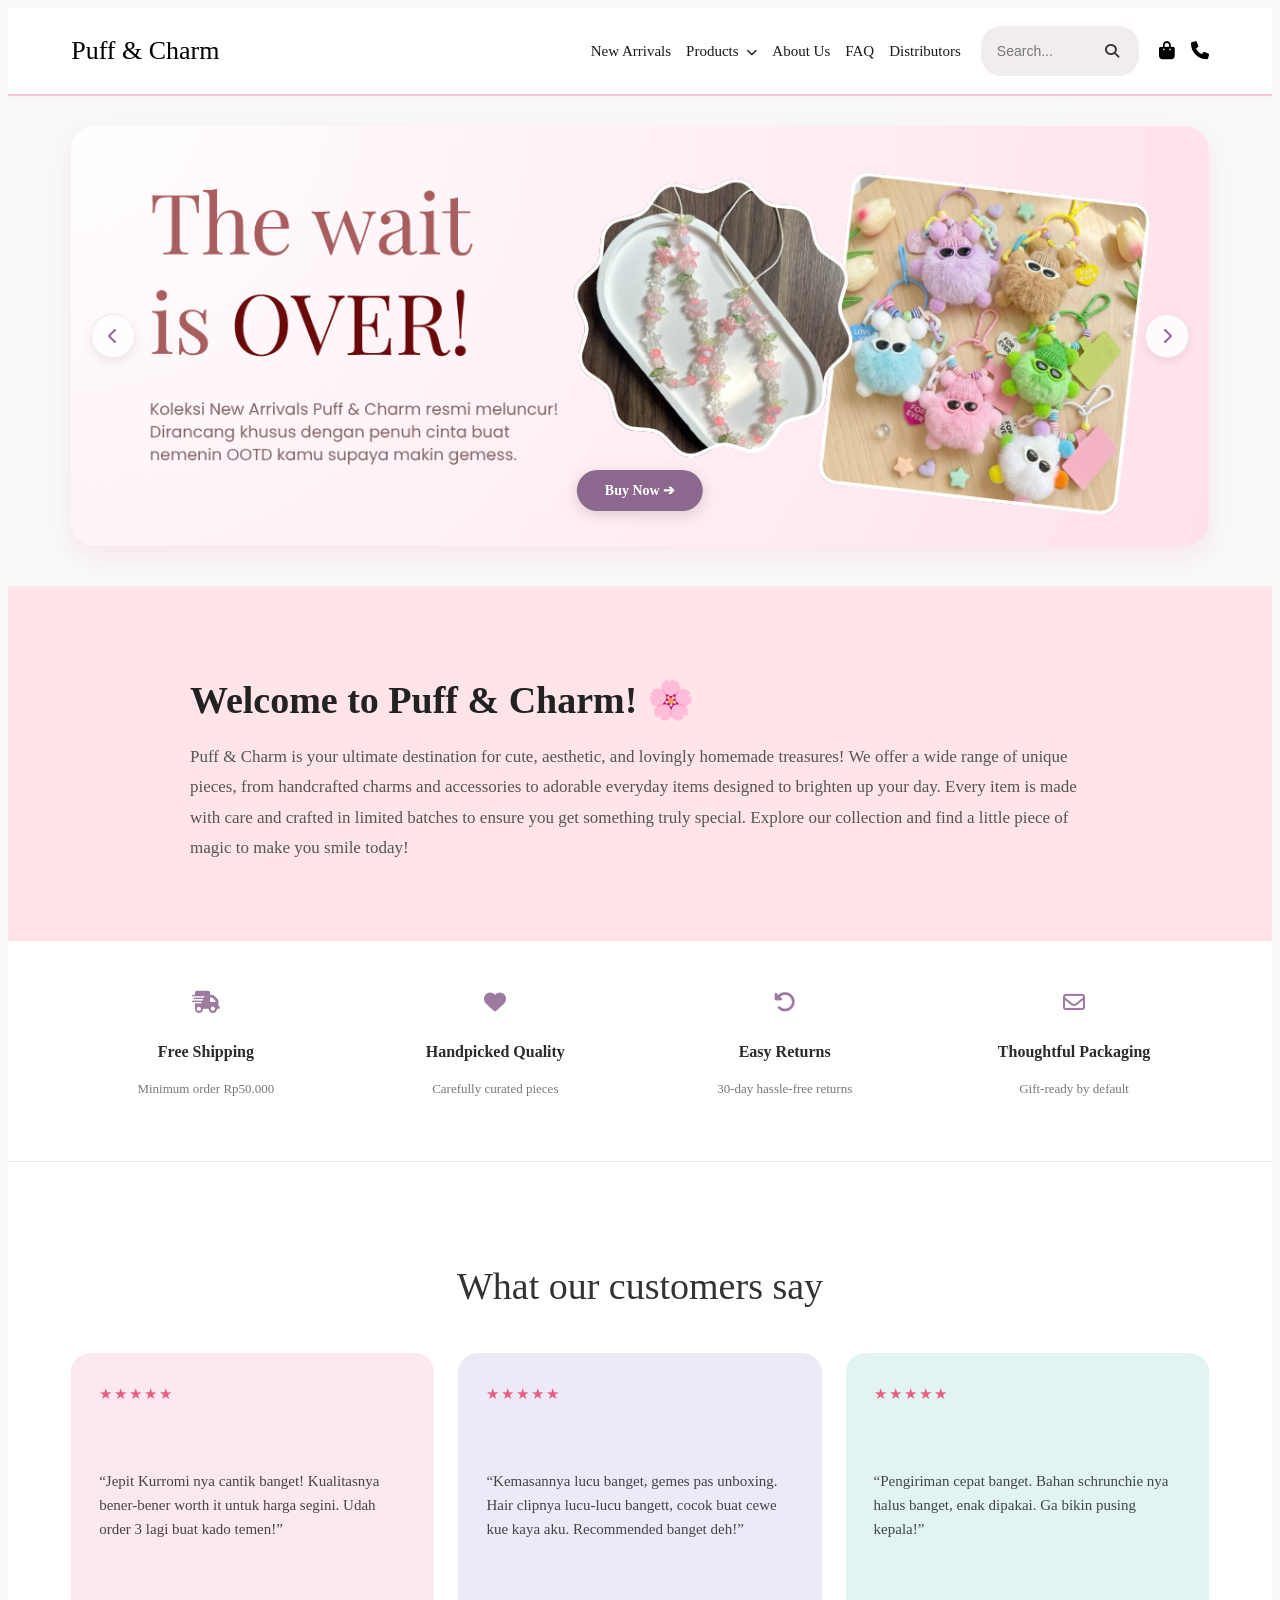
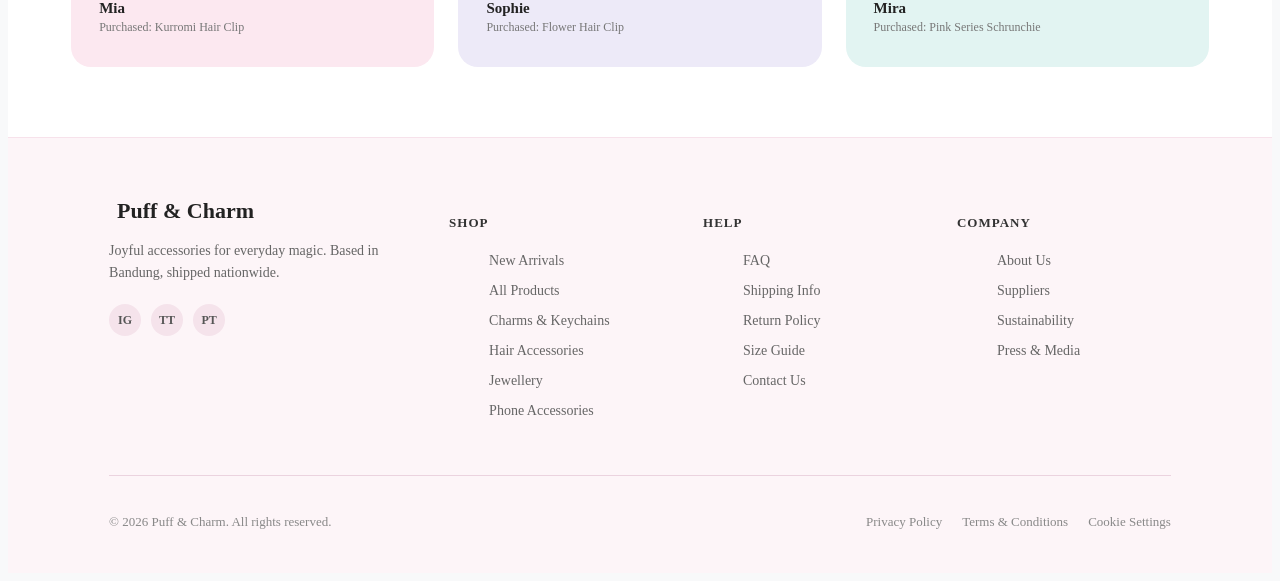
<file: index.html>
<!doctype html>
<html lang="en">
  <head>
    <meta charset="UTF-8" />
    <meta name="viewport" content="width=device-width, initial-scale=1.0" />
    <title>Puff & Charm</title>
    <link
      rel="stylesheet"
      href="https://cdnjs.cloudflare.com/ajax/libs/font-awesome/6.4.0/css/all.min.css"
    />
    <link rel="stylesheet" href="style1.css" />
  </head>
  <body>
    <header class="navbar">
      <a href="index.html" class="brand">Puff & Charm</a>
      <div class="nav-right">
        <ul class="nav-links">
          <li><a href="new.html">New Arrivals</a></li>
          <li class="dropdown">
            <a href="products.html"
              >Products <i class="fa-solid fa-chevron-down dropdown-icon"></i
            ></a>
            <ul class="dropdown-menu">
              <li><a href="products.html">All Products</a></li>
              <li>
                <a href="products.html?category=charms">Charms & Keychains</a>
              </li>
              <li>
                <a href="products.html?category=hair">Hair Accessories</a>
              </li>
              <li><a href="products.html?category=jewellery">Jewellery</a></li>
              <li>
                <a href="products.html?category=phone">Phone Accessories</a>
              </li>
            </ul>
          </li>
          <li><a href="about.html">About Us</a></li>
          <li><a href="faq.html">FAQ</a></li>
          <li><a href="distributors.html">Distributors</a></li>
        </ul>

        <div class="search-box">
          <input type="text" placeholder="Search..." />
          <button type="submit">
            <i class="fa-solid fa-magnifying-glass"></i>
          </button>
        </div>

        <div class="icons">
          <a href="cart.html" title="Shopping Bag"
            ><i class="fa-solid fa-bag-shopping"></i
          ></a>
          <a href="contact.html" title="Contact Us"
            ><i class="fa-solid fa-phone"></i
          ></a>
        </div>
      </div>
    </header>

    <section>
    <div class="banner-container">
    <button class="slider-arrow arrow-left" onclick="document.querySelector('.banner-slider').scrollBy({left: -600, behavior: 'smooth'})">
      <i class="fa-solid fa-chevron-left"></i>
    </button>
      
    <div class="banner-slider">
      <div class="slide">
        <img src="ads1.png" alt="Promo1" />
        <div class="banner-caption">
        <a href="new.html" class="banner-buy-btn">Buy Now ➔</a>
      </div>
    </div>
      
    <div class="slide">
        <img src="ads2.png" alt="Promo2" />
        <div class="banner-caption">
        <a href="new.html" class="banner-buy-btn">Buy Now ➔</a>
      </div>
    </div>
    </div>

    <button class="slider-arrow arrow-right" onclick="document.querySelector('.banner-slider').scrollBy({left: 600, behavior: 'smooth'})">
       <i class="fa-solid fa-chevron-right"></i>
    </button>
    </div>
    </section>
      
    <section class="about-section">
      <div class="about-container">
        <h2>Welcome to Puff & Charm! 🌸</h2>
        <p>
          Puff & Charm is your ultimate destination for cute, aesthetic, and
          lovingly homemade treasures! We offer a wide range of unique pieces,
          from handcrafted charms and accessories to adorable everyday items
          designed to brighten up your day. Every item is made with care and
          crafted in limited batches to ensure you get something truly special.
          Explore our collection and find a little piece of magic to make you
          smile today!
        </p>
      </div>
    </section>

    <section class="features-section">
      <div class="features-container">
        <div class="feature-item">
          <i class="fa-solid fa-truck-fast feature-icon"></i>
          <h3>Free Shipping</h3>
          <p>Minimum order Rp50.000</p>
        </div>
        <div class="feature-item">
          <i class="fa-solid fa-heart feature-icon"></i>
          <h3>Handpicked Quality</h3>
          <p>Carefully curated pieces</p>
        </div>
        <div class="feature-item">
          <i class="fa-solid fa-rotate-left feature-icon"></i>
          <h3>Easy Returns</h3>
          <p>30-day hassle-free returns</p>
        </div>
        <div class="feature-item">
          <i class="fa-regular fa-envelope feature-icon"></i>
          <h3>Thoughtful Packaging</h3>
          <p>Gift-ready by default</p>
        </div>
      </div>
    </section>

    <section class="testimonials-section">
      <h2 class="testimonials-title">What our customers say</h2>

      <div class="testimonials-container">
        <div class="testimonial-card card-pink">
          <div class="stars">★★★★★</div>
          <p class="review-text">
            “Jepit Kurromi nya cantik banget! Kualitasnya bener-bener worth it
            untuk harga segini. Udah order 3 lagi buat kado temen!”
          </p>
          <div class="reviewer-info">
            <strong>Mia</strong>
            <span>Purchased: Kurromi Hair Clip</span>
          </div>
        </div>

        <div class="testimonial-card card-purple">
          <div class="stars">★★★★★</div>
          <p class="review-text">
            “Kemasannya lucu banget, gemes pas unboxing. Hair clipnya lucu-lucu
            bangett, cocok buat cewe kue kaya aku. Recommended banget deh!”
          </p>
          <div class="reviewer-info">
            <strong>Sophie</strong>
            <span>Purchased: Flower Hair Clip</span>
          </div>
        </div>

        <div class="testimonial-card card-mint">
          <div class="stars">★★★★★</div>
          <p class="review-text">
            “Pengiriman cepat banget. Bahan schrunchie nya halus banget, enak
            dipakai. Ga bikin pusing kepala!”
          </p>
          <div class="reviewer-info">
            <strong>Mira</strong>
            <span>Purchased: Pink Series Schrunchie</span>
          </div>
        </div>
      </div>
    </section>

    <footer class="footer">
      <div class="footer-container">
        <div class="footer-brand">
          <a href="#" class="footer-logo">
            <i class="fa-solid fa-flower"></i> Puff & Charm
          </a>
          <p class="footer-desc">
            Joyful accessories for everyday magic. Based in Bandung, shipped
            nationwide.
          </p>
          <div class="social-links">
            <a href="#" class="social-icon">IG</a>
            <a href="#" class="social-icon">TT</a>
            <a href="#" class="social-icon">PT</a>
          </div>
        </div>

        <div class="footer-column">
          <h4>SHOP</h4>
          <ul>
            <li><a href="new.html">New Arrivals</a></li>
            <li><a href="products.html">All Products</a></li>
            <li>
              <a href="products.html?category=charms">Charms & Keychains</a>
            </li>
            <li>
              <a href="products.html?category=hair">Hair Accessories</a>
            </li>
            <li>
              <a href="products.html?category=jewelry">Jewellery</a>
            </li>
            <li>
              <a href="products.html?category=phone">Phone Accessories</a>
            </li>
          </ul>
        </div>

        <div class="footer-column">
          <h4>HELP</h4>
          <ul>
            <li><a href="faq.html">FAQ</a></li>
            <li><a href="faq.html">Shipping Info</a></li>
            <li><a href="faq.html">Return Policy</a></li>
            <li><a href="faq.html">Size Guide</a></li>
            <li><a href="contact.html">Contact Us</a></li>
          </ul>
        </div>

        <div class="footer-column">
          <h4>COMPANY</h4>
          <ul>
            <li><a href="about.html">About Us</a></li>
            <li><a href="distributors.html">Suppliers</a></li>
            <li><a href="#">Sustainability</a></li>
            <li><a href="#">Press & Media</a></li>
          </ul>
        </div>
      </div>

      <div class="footer-bottom">
        <p>© 2026 Puff & Charm. All rights reserved.</p>
        <div class="legal-links">
          <a href="about.html">Privacy Policy</a>
          <a href="about.html">Terms & Conditions</a>
          <a href="about.html">Cookie Settings</a>
        </div>
      </div>
    </footer>
  </body>
</html>
</file>
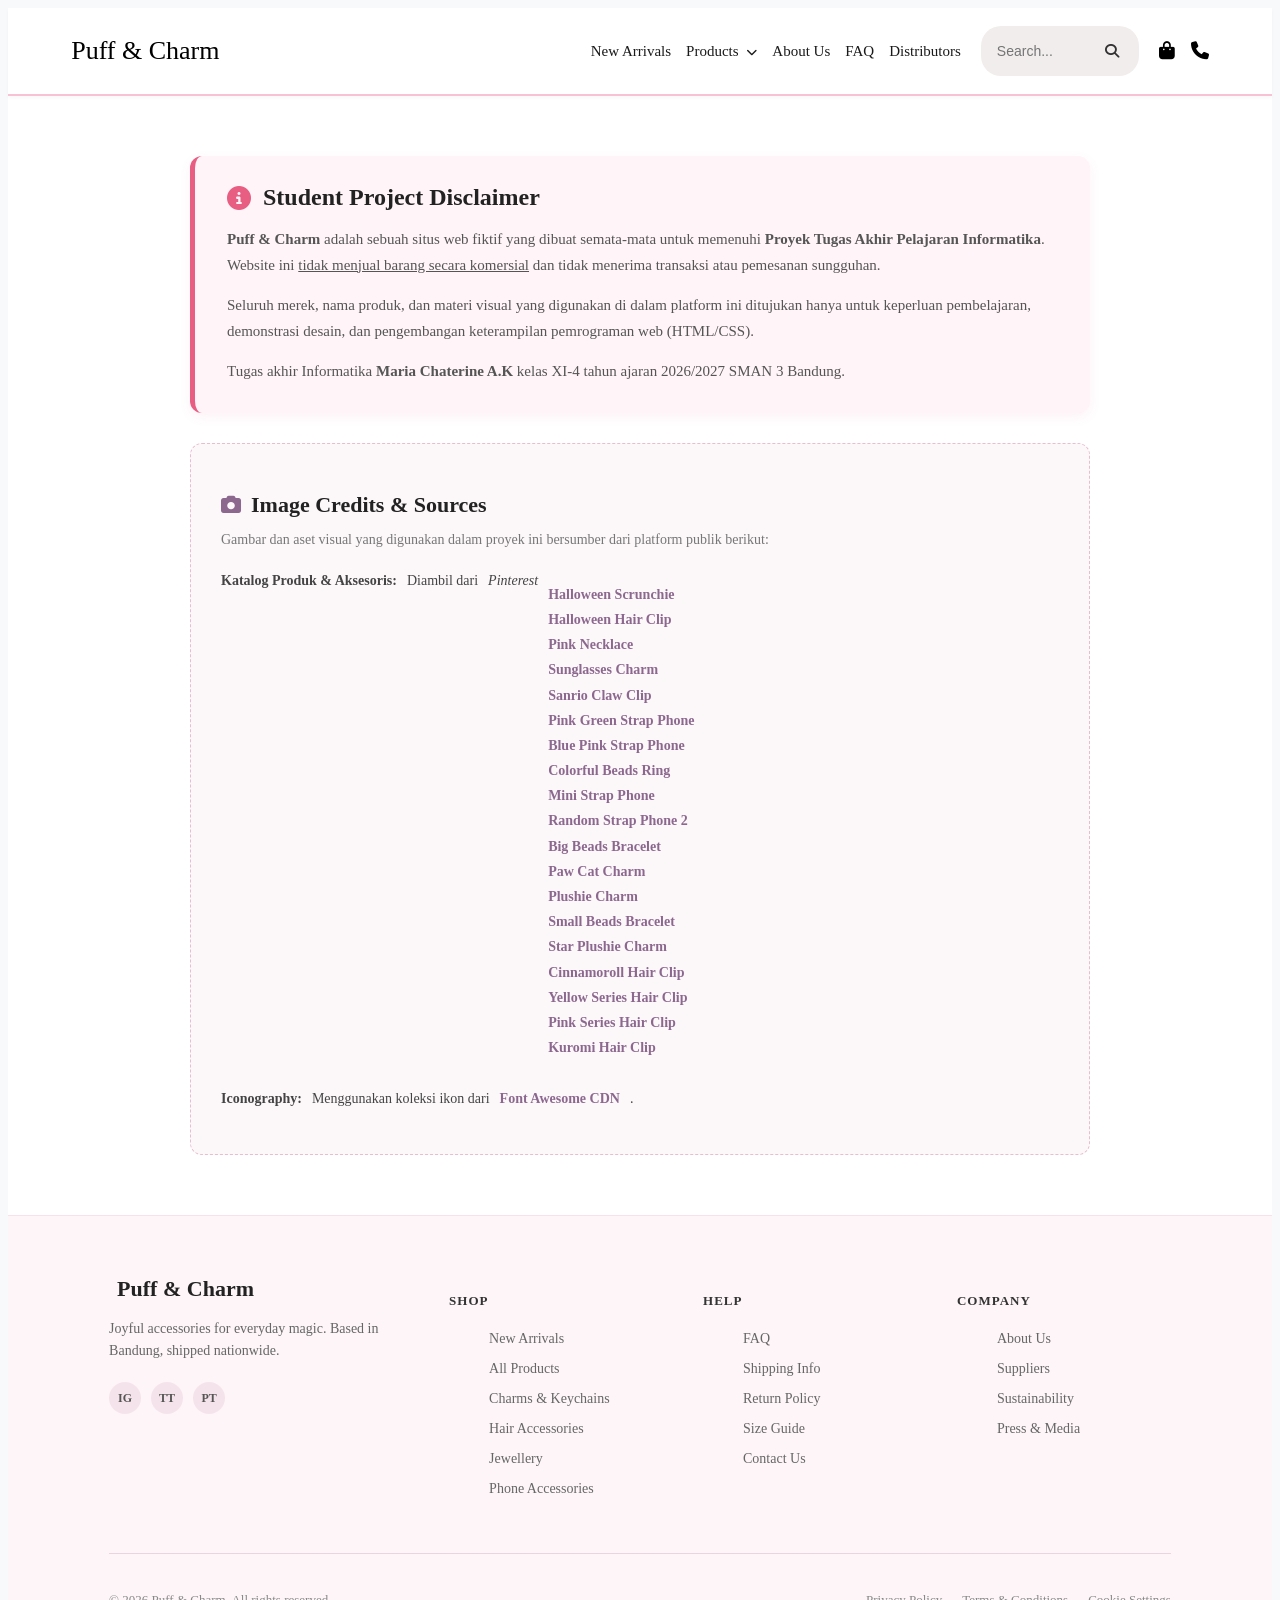
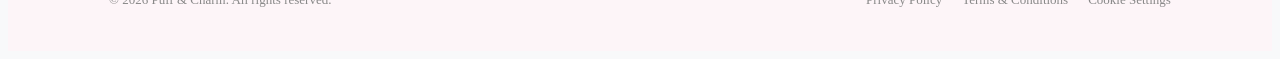
<file: about.html>
<!doctype html>
<html lang="en">
  <head>
    <meta charset="UTF-8" />
    <meta name="viewport" content="width=device-width, initial-scale=1.0" />
    <title>About Us</title>
    <link
      rel="stylesheet"
      href="https://cdnjs.cloudflare.com/ajax/libs/font-awesome/6.4.0/css/all.min.css"
    />
    <link rel="stylesheet" href="style1.css" />
  </head>
  <body>
    <header class="navbar">
      <a href="index.html" class="brand">Puff & Charm</a>

      <div class="nav-right">
        <ul class="nav-links">
          <li><a href="new.html">New Arrivals</a></li>
          <li class="dropdown">
            <a href="products.html"
              >Products <i class="fa-solid fa-chevron-down dropdown-icon"></i
            ></a>
            <ul class="dropdown-menu">
              <li><a href="products.html">All Products</a></li>
              <li>
                <a href="products.html?category=charms">Charms & Keychains</a>
              </li>
              <li>
                <a href="products.html?category=hair">Hair Accessories</a>
              </li>
              <li><a href="products.html?category=jewellery">Jewellery</a></li>
              <li>
                <a href="products.html?category=phone">Phone Accessories</a>
              </li>
            </ul>
          </li>
          <li><a href="about.html">About Us</a></li>
          <li><a href="faq.html">FAQ</a></li>
          <li><a href="distributors.html">Distributors</a></li>
        </ul>

        <div class="search-box">
          <input type="text" placeholder="Search..." />
          <button type="submit">
            <i class="fa-solid fa-magnifying-glass"></i>
          </button>
        </div>

        <div class="icons">
          <a href="cart.html" title="Shopping Bag"
            ><i class="fa-solid fa-bag-shopping"></i
          ></a>
          <a href="contact.html" title="Contact Us"
            ><i class="fa-solid fa-phone"></i
          ></a>
        </div>
      </div>
    </header>

    <main class="new-arrival-section">
      <div class="about-page-container">
        <div class="disclaimer-card">
          <div class="disclaimer-header">
            <i class="fa-solid fa-circle-info disclaimer-icon"></i>
            <h2>Student Project Disclaimer</h2>
          </div>
          <p>
            <strong>Puff & Charm</strong> adalah sebuah situs web fiktif yang
            dibuat semata-mata untuk memenuhi
            <strong>Proyek Tugas Akhir Pelajaran Informatika</strong>. Website
            ini <u>tidak menjual barang secara komersial</u> dan tidak menerima
            transaksi atau pemesanan sungguhan.
          </p>
          <p>
            Seluruh merek, nama produk, dan materi visual yang digunakan di
            dalam platform ini ditujukan hanya untuk keperluan pembelajaran,
            demonstrasi desain, dan pengembangan keterampilan pemrograman web
            (HTML/CSS).
          </p>
          <p>
            Tugas akhir Informatika <b>Maria Chaterine A.K</b> kelas XI-4 tahun
            ajaran 2026/2027 SMAN 3 Bandung.
          </p>
        </div>

        <!-- Section Sumber Gambar / Image Attributions -->
        <div class="attributions-box">
          <h2><i class="fa-solid fa-camera"></i> Image Credits & Sources</h2>
          <p class="attribution-subtitle">
            Gambar dan aset visual yang digunakan dalam proyek ini bersumber
            dari platform publik berikut:
          </p>
          <ul class="sources-list">
            <li>
              <strong>Katalog Produk & Aksesoris:</strong> Diambil dari
              <em>Pinterest</em>
              <p class="source-link">
                <a
                  href="https://i.pinimg.com/736x/18/79/bb/1879bb2a35ff3d0306124b258b015927.jpg"
                  target="_blank"
                  rel="noopener noreferrer"
                  >Halloween Scrunchie</a
                ><br />
                <a
                  href="https://i.pinimg.com/1200x/78/65/37/7865378d3f187190af0b5c65f08d5a9f.jpg"
                  target="_blank"
                  rel="noopener noreferrer"
                  >Halloween Hair Clip</a
                ><br />
                <a
                  href="https://i.pinimg.com/1200x/e6/f3/7f/e6f37f7a70e5c85e08f886f90652dc07.jpg"
                  target="_blank"
                  rel="noopener noreferrer"
                  >Pink Necklace</a
                ><br />
                <a
                  href="https://i.pinimg.com/736x/b1/bf/e1/b1bfe117717c4d28f58075f3623a428d.jpg"
                  target="_blank"
                  rel="noopener noreferrer"
                  >Sunglasses Charm</a
                ><br />
                <a
                  href="https://i.pinimg.com/736x/b8/0a/42/b80a42de4c2b94b3ceda318549ab534e.jpg"
                  target="_blank"
                  rel="noopener noreferrer"
                  >Sanrio Claw Clip</a
                ><br />
                <a
                  href="https://i.pinimg.com/736x/37/19/21/3719212c95fa23d136067b77c6ab3ebe.jpg"
                  target="_blank"
                  rel="noopener noreferrer"
                  >Pink Green Strap Phone</a
                ><br />
                <a
                  href="https://i.pinimg.com/736x/36/f6/f4/36f6f4c4b27dcaea1486cc2ac753301c.jpg"
                  target="_blank"
                  rel="noopener noreferrer"
                  >Blue Pink Strap Phone</a
                ><br />
                <a
                  href="https://i.pinimg.com/1200x/e1/d5/b7/e1d5b795a8e635cc78b0508477dbaf49.jpg"
                  target="_blank"
                  rel="noopener noreferrer"
                  >Colorful Beads Ring</a
                ><br />
                <a
                  href="https://i.pinimg.com/736x/6a/dd/1b/6add1bca670836d2da4fae85941cc221.jpg"
                  target="_blank"
                  rel="noopener noreferrer"
                  >Mini Strap Phone</a
                ><br />
                <a
                  href="https://i.pinimg.com/736x/ef/9b/f5/ef9bf5a84037572ac27e52a94d84db0b.jpg"
                  target="_blank"
                  rel="noopener noreferrer"
                  >Random Strap Phone 2</a
                ><br />
                <a
                  href="https://i.pinimg.com/1200x/c4/00/66/c400668a7f8387e28e893c671f26f508.jpg"
                  target="_blank"
                  rel="noopener noreferrer"
                  >Big Beads Bracelet</a
                ><br />
                <a
                  href="https://i.pinimg.com/1200x/43/22/e6/4322e60aa7609f05949f3c47a1031896.jpg"
                  target="_blank"
                  rel="noopener noreferrer"
                  >Paw Cat Charm</a
                ><br />
                <a
                  href="https://i.pinimg.com/736x/10/c3/80/10c380f2129181b48a16332cacd35ecc.jpg"
                  target="_blank"
                  rel="noopener noreferrer"
                  >Plushie Charm</a
                ><br />
                <a
                  href="https://i.pinimg.com/1200x/15/8b/0a/158b0aeb5738a9a9f0a8a9b7ce0b7a1d.jpg"
                  target="_blank"
                  rel="noopener noreferrer"
                  >Small Beads Bracelet</a
                ><br />
                <a
                  href="https://i.pinimg.com/736x/40/18/e8/4018e89f13aa811faafbfb170efde032.jpg"
                  target="_blank"
                  rel="noopener noreferrer"
                  >Star Plushie Charm</a
                ><br />
                <a
                  href="https://i.pinimg.com/736x/e5/99/dd/e599dd29cc6c3c03f0d234a4a32cf219.jpg"
                  target="_blank"
                  rel="noopener noreferrer"
                  >Cinnamoroll Hair Clip</a
                ><br />
                <a
                  href="https://i.pinimg.com/736x/5f/33/e6/5f33e65e4ceff9ae0264abbcbe3ada6a.jpg"
                  target="_blank"
                  rel="noopener noreferrer"
                  >Yellow Series Hair Clip</a
                ><br />
                <a
                  href="https://i.pinimg.com/736x/90/2f/3e/902f3e5aa5599618adf9661dc02163d7.jpg"
                  target="_blank"
                  rel="noopener noreferrer"
                  >Pink Series Hair Clip</a
                ><br />
                <a
                  href="https://i.pinimg.com/736x/bf/82/81/bf828169130d8163a8c5e13aea3bd160.jpg"
                  target="_blank"
                  rel="noopener noreferrer"
                  >Kuromi Hair Clip</a
                ><br />
              </p>
            </li>
            <li>
              <strong>Iconography:</strong> Menggunakan koleksi ikon dari
              <a
                href="https://fontawesome.com"
                target="_blank"
                rel="noopener noreferrer"
                >Font Awesome CDN</a
              >.
            </li>
          </ul>
        </div>
      </div>
    </main>

    <!-- FOOTER -->
    <footer class="footer">
      <div class="footer-container">
        <div class="footer-brand">
          <a href="base.html" class="footer-logo">
            <i class="fa-solid fa-flower"></i> Puff & Charm
          </a>
          <p class="footer-desc">
            Joyful accessories for everyday magic. Based in Bandung, shipped
            nationwide.
          </p>
          <div class="social-links">
            <a href="#" class="social-icon">IG</a>
            <a href="#" class="social-icon">TT</a>
            <a href="#" class="social-icon">PT</a>
          </div>
        </div>

        <div class="footer-column">
          <h4>SHOP</h4>
          <ul>
            <li><a href="new.html">New Arrivals</a></li>
            <li><a href="products.html">All Products</a></li>
            <li>
              <a href="products.html?category=charms">Charms & Keychains</a>
            </li>
            <li><a href="products.html?category=hair">Hair Accessories</a></li>
            <li><a href="products.html?category=jewellery">Jewellery</a></li>
            <li>
              <a href="products.html?category=phone">Phone Accessories</a>
            </li>
          </ul>
        </div>

        <div class="footer-column">
          <h4>HELP</h4>
          <ul>
            <li><a href="faq.html">FAQ</a></li>
            <li><a href="faq.html">Shipping Info</a></li>
            <li><a href="faq.html">Return Policy</a></li>
            <li><a href="faq.html">Size Guide</a></li>
            <li><a href="contact.html">Contact Us</a></li>
          </ul>
        </div>

        <div class="footer-column">
          <h4>COMPANY</h4>
          <ul>
            <li><a href="about.html">About Us</a></li>
            <li><a href="distributors.html">Suppliers</a></li>
            <li><a href="#">Sustainability</a></li>
            <li><a href="#">Press & Media</a></li>
          </ul>
        </div>
      </div>

      <div class="footer-bottom">
        <p>© 2026 Puff & Charm. All rights reserved.</p>
        <div class="legal-links">
          <a href="about.html">Privacy Policy</a>
          <a href="about.html">Terms & Conditions</a>
          <a href="about.html">Cookie Settings</a>
        </div>
      </div>
    </footer>
  </body>
</html>
</file>
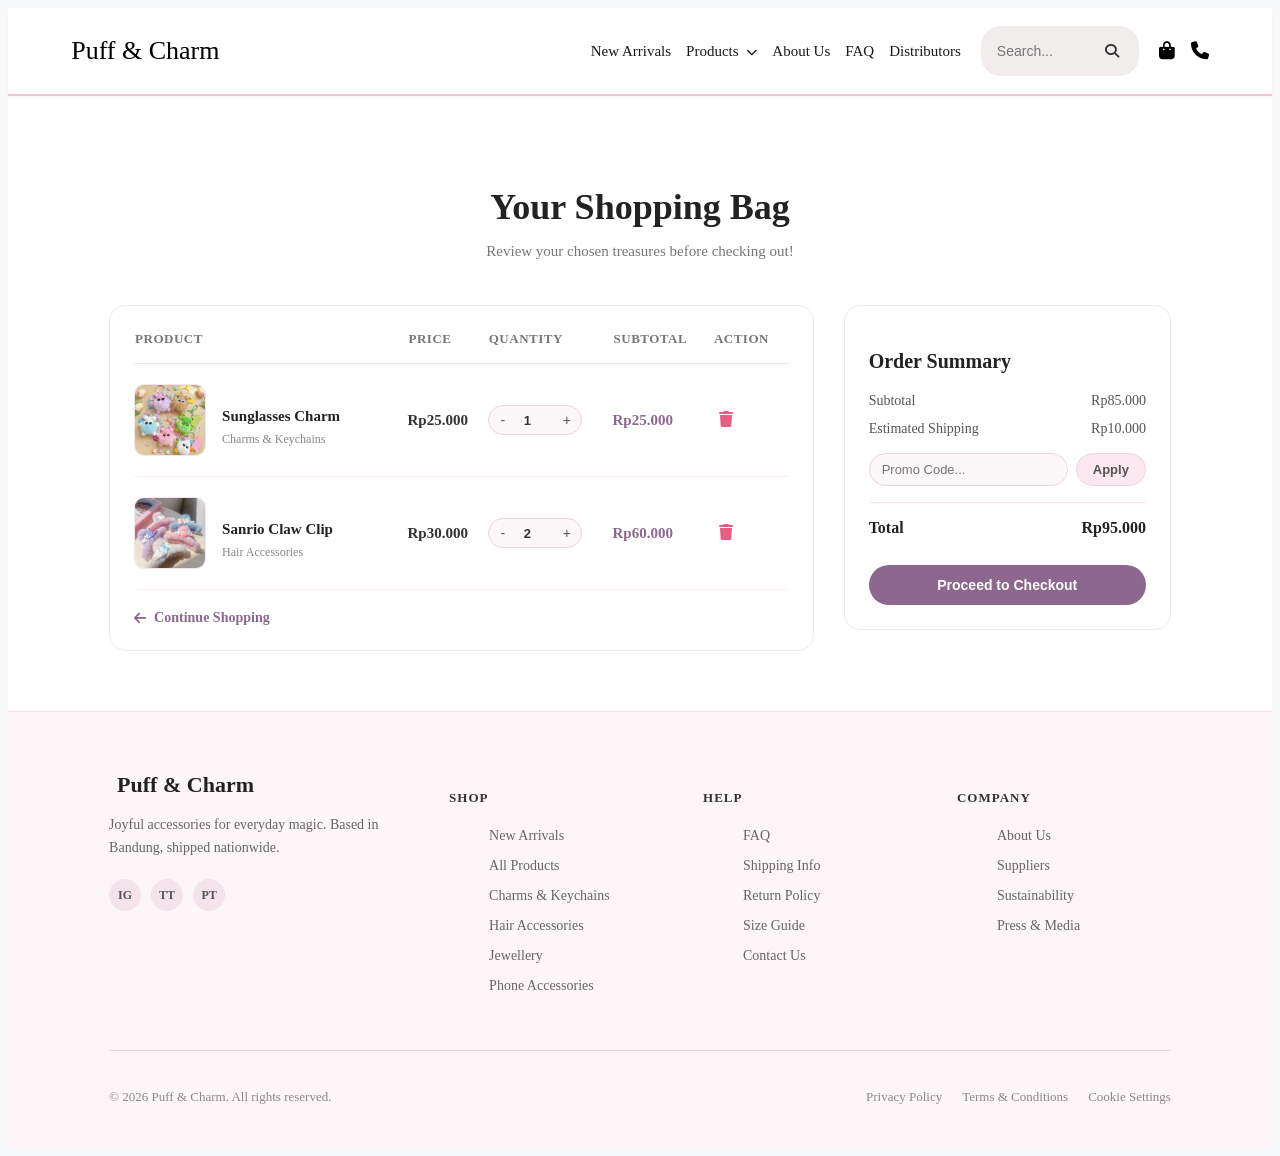
<file: cart.html>
<!doctype html>
<html lang="en">
  <head>
    <meta charset="UTF-8" />
    <meta name="viewport" content="width=device-width, initial-scale=1.0" />
    <title>Shopping Cart - Puff & Charm</title>
    <link
      rel="stylesheet"
      href="https://cdnjs.cloudflare.com/ajax/libs/font-awesome/6.4.0/css/all.min.css"
    />
    <link rel="stylesheet" href="style1.css" />
  </head>
  <body>
    <header class="navbar">
      <a href="index.html" class="brand">Puff & Charm</a>

      <div class="nav-right">
        <ul class="nav-links">
          <li><a href="new.html">New Arrivals</a></li>
          <li class="dropdown">
            <a href="products.html"
              >Products <i class="fa-solid fa-chevron-down dropdown-icon"></i
            ></a>
            <ul class="dropdown-menu">
              <li><a href="products.html">All Products</a></li>
              <li>
                <a href="products.html?category=charms">Charms & Keychains</a>
              </li>
              <li>
                <a href="products.html?category=hair">Hair Accessories</a>
              </li>
              <li><a href="products.html?category=jewellery">Jewellery</a></li>
              <li>
                <a href="products.html?category=phone">Phone Accessories</a>
              </li>
            </ul>
          </li>
          <li><a href="about.html">About Us</a></li>
          <li><a href="faq.html">FAQ</a></li>
          <li><a href="distributors.html">Distributors</a></li>
        </ul>

        <div class="search-box">
          <input type="text" placeholder="Search..." />
          <button type="submit">
            <i class="fa-solid fa-magnifying-glass"></i>
          </button>
        </div>

        <div class="icons">
          <a href="cart.html" title="Shopping Bag" class="active-icon"
            ><i class="fa-solid fa-bag-shopping"></i
          ></a>
          <a href="contact.html" title="Contact Us"
            ><i class="fa-solid fa-phone"></i
          ></a>
        </div>
      </div>
    </header>

    <main class="new-arrival-section">
      <div class="section-title-container">
        <h2>Your Shopping Bag</h2>
        <p>Review your chosen treasures before checking out!</p>
      </div>

      <div class="cart-container">
        <div class="cart-items-wrapper">
          <table class="cart-table">
            <thead>
              <tr>
                <th>Product</th>
                <th>Price</th>
                <th>Quantity</th>
                <th>Subtotal</th>
                <th>Action</th>
              </tr>
            </thead>
            <tbody>
              <tr>
                <td class="product-col">
                  <img
                    src="new1.jpeg"
                    alt="Sunglasses Charm"
                    class="cart-item-img"
                  />
                  <div class="cart-item-detail">
                    <h3>Sunglasses Charm</h3>
                    <span class="item-category">Charms & Keychains</span>
                  </div>
                </td>
                <td class="price-col">Rp25.000</td>
                <td class="qty-col">
                  <div class="qty-input">
                    <button type="button">-</button>
                    <input type="number" value="1" min="1" readonly />
                    <button type="button">+</button>
                  </div>
                </td>
                <td class="subtotal-col">Rp25.000</td>
                <td class="action-col">
                  <button class="remove-btn" title="Remove Item">
                    <i class="fa-solid fa-trash"></i>
                  </button>
                </td>
              </tr>

              <tr>
                <td class="product-col">
                  <img
                    src="hair1.jpeg"
                    alt="Sanrio Claw Clip"
                    class="cart-item-img"
                  />
                  <div class="cart-item-detail">
                    <h3>Sanrio Claw Clip</h3>
                    <span class="item-category">Hair Accessories</span>
                  </div>
                </td>
                <td class="price-col">Rp30.000</td>
                <td class="qty-col">
                  <div class="qty-input">
                    <button type="button">-</button>
                    <input type="number" value="2" min="1" readonly />
                    <button type="button">+</button>
                  </div>
                </td>
                <td class="subtotal-col">Rp60.000</td>
                <td class="action-col">
                  <button class="remove-btn" title="Remove Item">
                    <i class="fa-solid fa-trash"></i>
                  </button>
                </td>
              </tr>
            </tbody>
          </table>

          <div class="cart-actions">
            <a href="products.html" class="continue-shopping-btn">
              <i class="fa-solid fa-arrow-left"></i> Continue Shopping
            </a>
          </div>
        </div>

        <div class="cart-summary-wrapper">
          <div class="summary-card">
            <h3>Order Summary</h3>

            <div class="summary-row">
              <span>Subtotal</span>
              <span>Rp85.000</span>
            </div>

            <div class="summary-row">
              <span>Estimated Shipping</span>
              <span>Rp10.000</span>
            </div>

            <div class="promo-box">
              <input type="text" placeholder="Promo Code..." />
              <button type="button">Apply</button>
            </div>

            <hr class="summary-divider" />

            <div class="summary-row total-row">
              <span>Total</span>
              <span>Rp95.000</span>
            </div>

            <button
              class="checkout-btn"
              onclick="alert('Ini adalah website demo tugas sekolah.')"
            >
              Proceed to Checkout
            </button>
          </div>
        </div>
      </div>
    </main>

    <footer class="footer">
      <div class="footer-container">
        <div class="footer-brand">
          <a href="index.html" class="footer-logo">
            <i class="fa-solid fa-flower"></i> Puff & Charm
          </a>
          <p class="footer-desc">
            Joyful accessories for everyday magic. Based in Bandung, shipped
            nationwide.
          </p>
          <div class="social-links">
            <a href="#" class="social-icon">IG</a>
            <a href="#" class="social-icon">TT</a>
            <a href="#" class="social-icon">PT</a>
          </div>
        </div>

        <div class="footer-column">
          <h4>SHOP</h4>
          <ul>
            <li><a href="new.html">New Arrivals</a></li>
            <li><a href="products.html">All Products</a></li>
            <li>
              <a href="products.html?category=charms">Charms & Keychains</a>
            </li>
            <li>
              <a href="products.html?category=hair">Hair Accessories</a>
            </li>
            <li>
              <a href="products.html?category=jewelry">Jewellery</a>
            </li>
            <li>
              <a href="products.html?category=phone">Phone Accessories</a>
            </li>
          </ul>
        </div>

        <div class="footer-column">
          <h4>HELP</h4>
          <ul>
            <li><a href="faq.html">FAQ</a></li>
            <li><a href="about.html">Shipping Info</a></li>
            <li><a href="about.html">Return Policy</a></li>
            <li><a href="about.html">Size Guide</a></li>
            <li><a href="contact.html">Contact Us</a></li>
          </ul>
        </div>

        <div class="footer-column">
          <h4>COMPANY</h4>
          <ul>
            <li><a href="about.html">About Us</a></li>
            <li><a href="distributors.html">Suppliers</a></li>
            <li><a href="#">Sustainability</a></li>
            <li><a href="#">Press & Media</a></li>
          </ul>
        </div>
      </div>

      <div class="footer-bottom">
        <p>© 2026 Puff & Charm. All rights reserved.</p>
        <div class="legal-links">
          <a href="about.html">Privacy Policy</a>
          <a href="about.html">Terms & Conditions</a>
          <a href="about.html">Cookie Settings</a>
        </div>
      </div>
    </footer>
  </body>
</html>
</file>
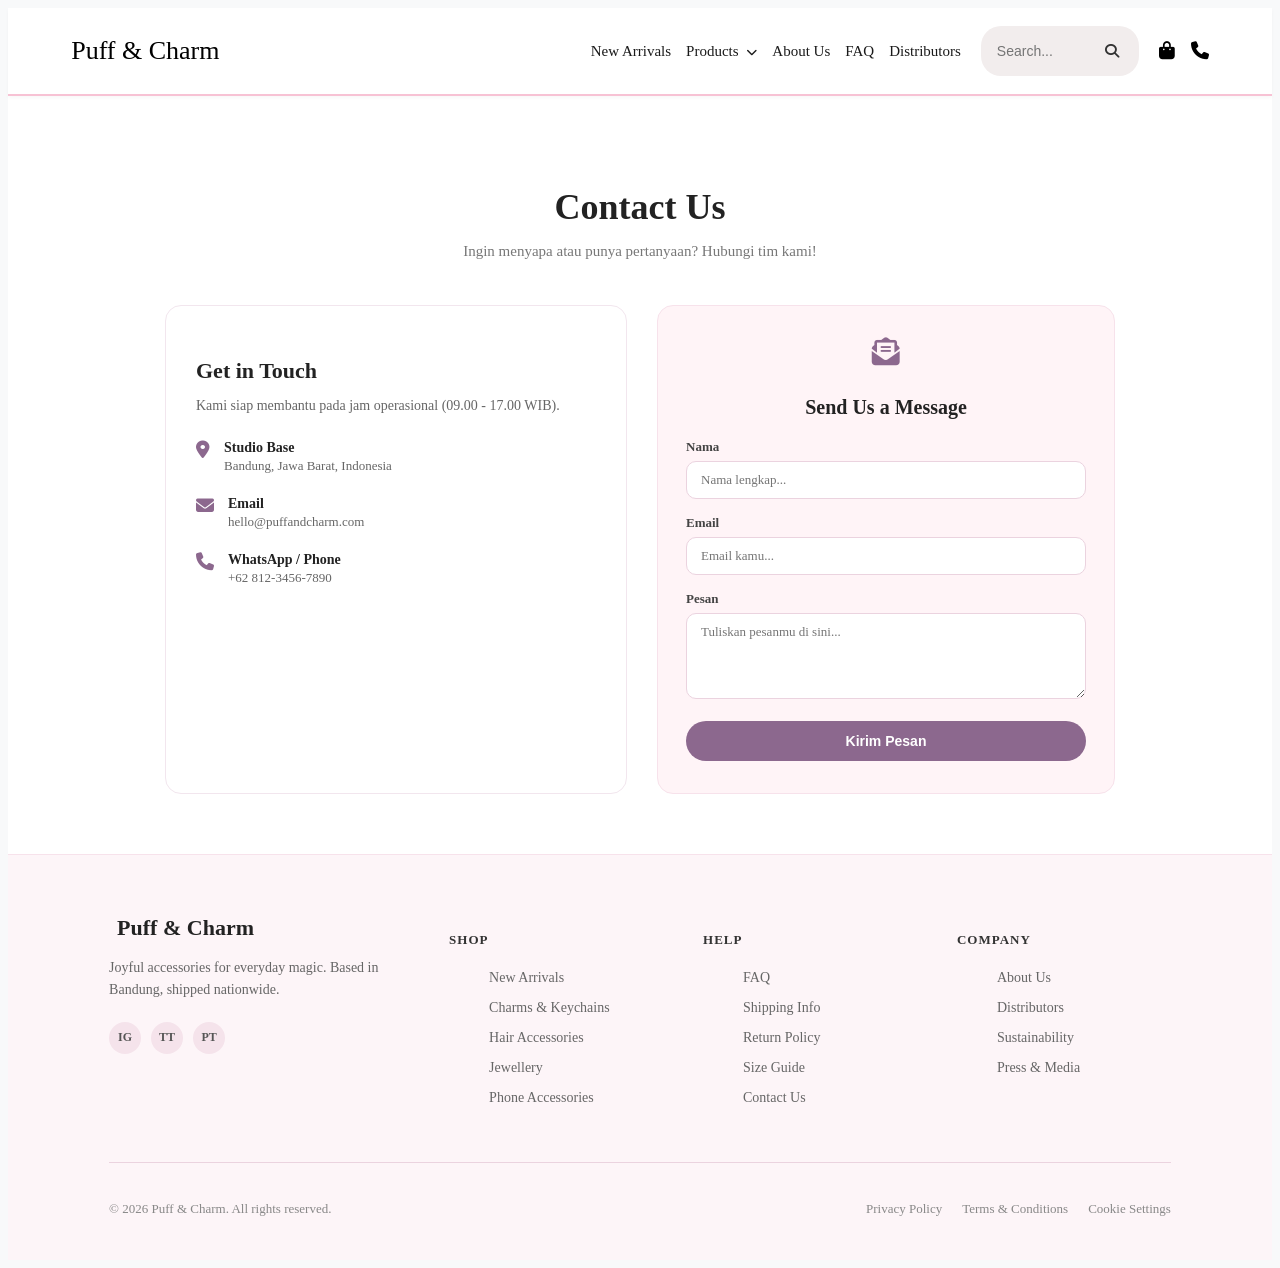
<file: contact.html>
<!doctype html>
<html lang="en">
  <head>
    <meta charset="UTF-8" />
    <meta name="viewport" content="width=device-width, initial-scale=1.0" />
    <title>Contact Us - Puff & Charm</title>
    <link
      rel="stylesheet"
      href="https://cdnjs.cloudflare.com/ajax/libs/font-awesome/6.4.0/css/all.min.css"
    />
    <link rel="stylesheet" href="style1.css" />
  </head>
  <body>
    <header class="navbar">
      <a href="index.html" class="brand">Puff & Charm</a>

      <div class="nav-right">
        <ul class="nav-links">
          <li><a href="new.html">New Arrivals</a></li>
          <li class="dropdown">
            <a href="products.html"
              >Products <i class="fa-solid fa-chevron-down dropdown-icon"></i
            ></a>
            <ul class="dropdown-menu">
              <li><a href="products.html">All Products</a></li>
              <li>
                <a href="products.html?category=charms">Charms & Keychains</a>
              </li>
              <li>
                <a href="products.html?category=hair">Hair Accessories</a>
              </li>
              <li><a href="products.html?category=jewellery">Jewellery</a></li>
              <li>
                <a href="products.html?category=phone">Phone Accessories</a>
              </li>
            </ul>
          </li>
          <li><a href="about.html">About Us</a></li>
          <li><a href="faq.html">FAQ</a></li>
          <li><a href="distributors.html">Distributors</a></li>
        </ul>

        <div class="search-box">
          <input type="text" placeholder="Search..." />
          <button type="submit">
            <i class="fa-solid fa-magnifying-glass"></i>
          </button>
        </div>

        <div class="icons">
          <a href="cart.html" title="Shopping Bag"
            ><i class="fa-solid fa-bag-shopping"></i
          ></a>
          <a href="contact.html" title="Contact Us"
            ><i class="fa-solid fa-phone"></i
          ></a>
        </div>
      </div>
    </header>

    <main class="new-arrival-section">
      <div class="section-title-container">
        <h2>Contact Us</h2>
        <p>Ingin menyapa atau punya pertanyaan? Hubungi tim kami!</p>
      </div>

      <div class="contact-wrapper">
        <div class="contact-info-card">
          <h3>Get in Touch</h3>
          <p>Kami siap membantu pada jam operasional (09.00 - 17.00 WIB).</p>

          <div class="contact-detail-list">
            <div class="contact-item">
              <i class="fa-solid fa-location-dot"></i>
              <div>
                <strong>Studio Base</strong>
                <p>Bandung, Jawa Barat, Indonesia</p>
              </div>
            </div>

            <div class="contact-item">
              <i class="fa-solid fa-envelope"></i>
              <div>
                <strong>Email</strong>
                <p>hello@puffandcharm.com</p>
              </div>
            </div>

            <div class="contact-item">
              <i class="fa-solid fa-phone"></i>
              <div>
                <strong>WhatsApp / Phone</strong>
                <p>+62 812-3456-7890</p>
              </div>
            </div>
          </div>
        </div>

        <div class="faq-form-card">
          <div class="faq-form-header">
            <i class="fa-solid fa-envelope-open-text form-icon"></i>
            <h3>Send Us a Message</h3>
          </div>

          <form
            class="faq-form"
            onsubmit="
              alert('Pesanmu telah terkirim!');
              return false;
            "
          >
            <div class="form-group">
              <label for="c-name">Nama</label>
              <input
                type="text"
                id="c-name"
                placeholder="Nama lengkap..."
                required
              />
            </div>
            <div class="form-group">
              <label for="c-email">Email</label>
              <input
                type="email"
                id="c-email"
                placeholder="Email kamu..."
                required
              />
            </div>
            <div class="form-group">
              <label for="c-msg">Pesan</label>
              <textarea
                id="c-msg"
                rows="4"
                placeholder="Tuliskan pesanmu di sini..."
                required
              ></textarea>
            </div>
            <button type="submit" class="submit-btn">Kirim Pesan</button>
          </form>
        </div>
      </div>
    </main>

    <footer class="footer">
      <div class="footer-container">
        <div class="footer-brand">
          <a href="index.html" class="footer-logo">
            <i class="fa-solid fa-flower"></i> Puff & Charm
          </a>
          <p class="footer-desc">
            Joyful accessories for everyday magic. Based in Bandung, shipped
            nationwide.
          </p>
          <div class="social-links">
            <a href="#" class="social-icon">IG</a>
            <a href="#" class="social-icon">TT</a>
            <a href="#" class="social-icon">PT</a>
          </div>
        </div>

        <div class="footer-column">
          <h4>SHOP</h4>
          <ul>
            <li><a href="new.html">New Arrivals</a></li>
            <li>
              <a href="products.html?category=charms">Charms & Keychains</a>
            </li>
            <li><a href="products.html?category=hair">Hair Accessories</a></li>
            <li><a href="products.html?category=jewelry">Jewellery</a></li>
            <li>
              <a href="products.html?category=phone">Phone Accessories</a>
            </li>
          </ul>
        </div>

        <div class="footer-column">
          <h4>HELP</h4>
          <ul>
            <li><a href="faq.html">FAQ</a></li>
            <li><a href="faq.html">Shipping Info</a></li>
            <li><a href="faq.html">Return Policy</a></li>
            <li><a href="faq.html">Size Guide</a></li>
            <li><a href="contact.html">Contact Us</a></li>
          </ul>
        </div>

        <div class="footer-column">
          <h4>COMPANY</h4>
          <ul>
            <li><a href="about.html">About Us</a></li>
            <li><a href="distributors.html">Distributors</a></li>
            <li><a href="#">Sustainability</a></li>
            <li><a href="#">Press & Media</a></li>
          </ul>
        </div>
      </div>

      <div class="footer-bottom">
        <p>© 2026 Puff & Charm. All rights reserved.</p>
        <div class="legal-links">
          <a href="#">Privacy Policy</a>
          <a href="#">Terms & Conditions</a>
          <a href="#">Cookie Settings</a>
        </div>
      </div>
    </footer>
  </body>
</html>
</file>
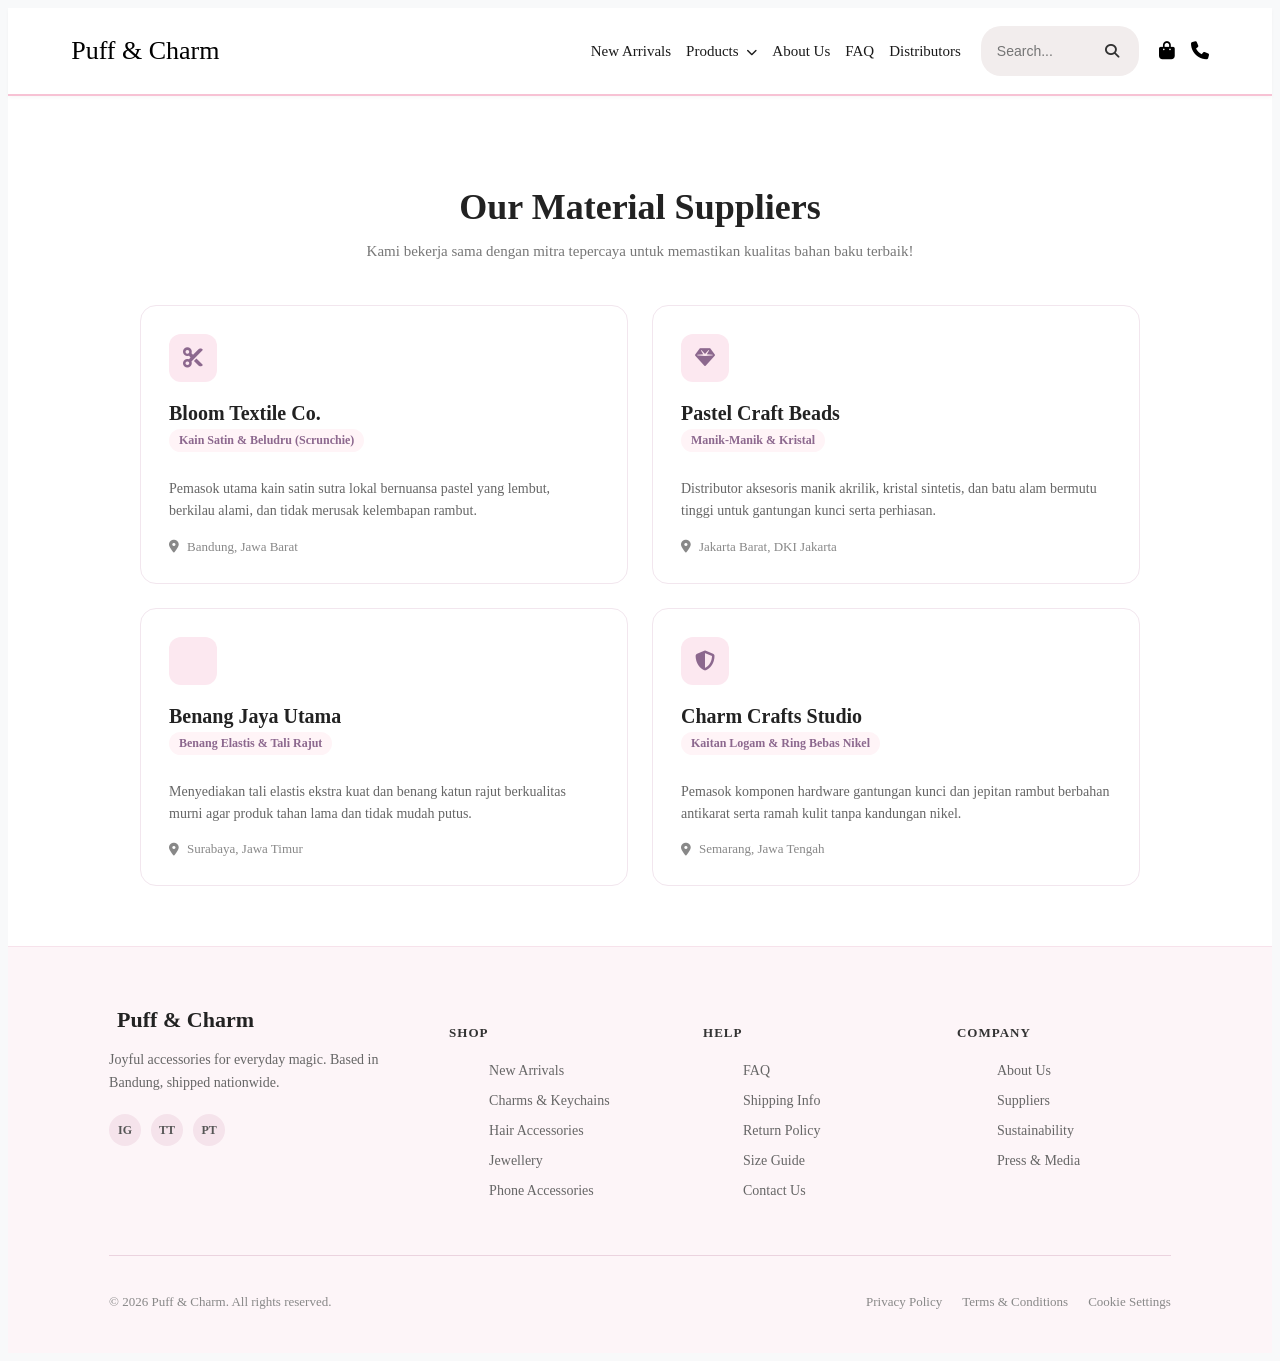
<file: distributors.html>
<!doctype html>
<html lang="en">
  <head>
    <meta charset="UTF-8" />
    <meta name="viewport" content="width=device-width, initial-scale=1.0" />
    <title>Our Suppliers - Puff & Charm</title>
    <link
      rel="stylesheet"
      href="https://cdnjs.cloudflare.com/ajax/libs/font-awesome/6.4.0/css/all.min.css"
    />
    <link rel="stylesheet" href="style1.css" />
  </head>
  <body>
    <header class="navbar">
      <a href="index.html" class="brand">Puff & Charm</a>

      <div class="nav-right">
        <ul class="nav-links">
          <li><a href="new.html">New Arrivals</a></li>
          <li class="dropdown">
            <a href="products.html"
              >Products <i class="fa-solid fa-chevron-down dropdown-icon"></i
            ></a>
            <ul class="dropdown-menu">
              <li><a href="products.html">All Products</a></li>
              <li>
                <a href="products.html?category=charms">Charms & Keychains</a>
              </li>
              <li>
                <a href="products.html?category=hair">Hair Accessories</a>
              </li>
              <li><a href="products.html?category=jewellery">Jewellery</a></li>
              <li>
                <a href="products.html?category=phone">Phone Accessories</a>
              </li>
            </ul>
          </li>
          <li><a href="about.html">About Us</a></li>
          <li><a href="faq.html">FAQ</a></li>
          <li><a href="distributors.html">Distributors</a></li>
        </ul>

        <div class="search-box">
          <input type="text" placeholder="Search..." />
          <button type="submit">
            <i class="fa-solid fa-magnifying-glass"></i>
          </button>
        </div>

        <div class="icons">
          <a href="cart.html" title="Shopping Bag"
            ><i class="fa-solid fa-bag-shopping"></i
          ></a>
          <a href="contact.html" title="Contact Us"
            ><i class="fa-solid fa-phone"></i
          ></a>
        </div>
      </div>
    </header>

    <main class="new-arrival-section">
      <div class="section-title-container">
        <h2>Our Material Suppliers</h2>
        <p>
          Kami bekerja sama dengan mitra tepercaya untuk memastikan kualitas
          bahan baku terbaik!
        </p>
      </div>

      <div class="suppliers-grid">
        <div class="supplier-card">
          <div class="supplier-icon-wrapper">
            <i class="fa-solid fa-scissors"></i>
          </div>
          <h3>Bloom Textile Co.</h3>
          <span class="supplier-category"
            >Kain Satin & Beludru (Scrunchie)</span
          >
          <p>
            Pemasok utama kain satin sutra lokal bernuansa pastel yang lembut,
            berkilau alami, dan tidak merusak kelembapan rambut.
          </p>
          <div class="supplier-origin">
            <i class="fa-solid fa-location-dot"></i> Bandung, Jawa Barat
          </div>
        </div>

        <div class="supplier-card">
          <div class="supplier-icon-wrapper">
            <i class="fa-solid fa-gem"></i>
          </div>
          <h3>Pastel Craft Beads</h3>
          <span class="supplier-category">Manik-Manik & Kristal</span>
          <p>
            Distributor aksesoris manik akrilik, kristal sintetis, dan batu alam
            bermutu tinggi untuk gantungan kunci serta perhiasan.
          </p>
          <div class="supplier-origin">
            <i class="fa-solid fa-location-dot"></i> Jakarta Barat, DKI Jakarta
          </div>
        </div>

        <div class="supplier-card">
          <div class="supplier-icon-wrapper">
            <i class="fa-solid fa-spool"></i>
          </div>
          <h3>Benang Jaya Utama</h3>
          <span class="supplier-category">Benang Elastis & Tali Rajut</span>
          <p>
            Menyediakan tali elastis ekstra kuat dan benang katun rajut
            berkualitas murni agar produk tahan lama dan tidak mudah putus.
          </p>
          <div class="supplier-origin">
            <i class="fa-solid fa-location-dot"></i> Surabaya, Jawa Timur
          </div>
        </div>

        <div class="supplier-card">
          <div class="supplier-icon-wrapper">
            <i class="fa-solid fa-shield-halved"></i>
          </div>
          <h3>Charm Crafts Studio</h3>
          <span class="supplier-category">Kaitan Logam & Ring Bebas Nikel</span>
          <p>
            Pemasok komponen hardware gantungan kunci dan jepitan rambut
            berbahan antikarat serta ramah kulit tanpa kandungan nikel.
          </p>
          <div class="supplier-origin">
            <i class="fa-solid fa-location-dot"></i> Semarang, Jawa Tengah
          </div>
        </div>
      </div>
    </main>

    <footer class="footer">
      <div class="footer-container">
        <div class="footer-brand">
          <a href="index.html" class="footer-logo">
            <i class="fa-solid fa-flower"></i> Puff & Charm
          </a>
          <p class="footer-desc">
            Joyful accessories for everyday magic. Based in Bandung, shipped
            nationwide.
          </p>
          <div class="social-links">
            <a href="#" class="social-icon">IG</a>
            <a href="#" class="social-icon">TT</a>
            <a href="#" class="social-icon">PT</a>
          </div>
        </div>

        <div class="footer-column">
          <h4>SHOP</h4>
          <ul>
            <li><a href="new.html">New Arrivals</a></li>
            <li>
              <a href="products.html?category=charms">Charms & Keychains</a>
            </li>
            <li><a href="products.html?category=hair">Hair Accessories</a></li>
            <li><a href="products.html?category=jewelry">Jewellery</a></li>
            <li>
              <a href="products.html?category=phone">Phone Accessories</a>
            </li>
          </ul>
        </div>

        <div class="footer-column">
          <h4>HELP</h4>
          <ul>
            <li><a href="faq.html">FAQ</a></li>
            <li><a href="faq.html">Shipping Info</a></li>
            <li><a href="faq.html">Return Policy</a></li>
            <li><a href="faq.html">Size Guide</a></li>
            <li><a href="contact.html">Contact Us</a></li>
          </ul>
        </div>

        <div class="footer-column">
          <h4>COMPANY</h4>
          <ul>
            <li><a href="about.html">About Us</a></li>
            <li><a href="distributors.html">Suppliers</a></li>
            <li><a href="#">Sustainability</a></li>
            <li><a href="#">Press & Media</a></li>
          </ul>
        </div>
      </div>

      <div class="footer-bottom">
        <p>© 2026 Puff & Charm. All rights reserved.</p>
        <div class="legal-links">
          <a href="#">Privacy Policy</a>
          <a href="#">Terms & Conditions</a>
          <a href="#">Cookie Settings</a>
        </div>
      </div>
    </footer>
  </body>
</html>
</file>
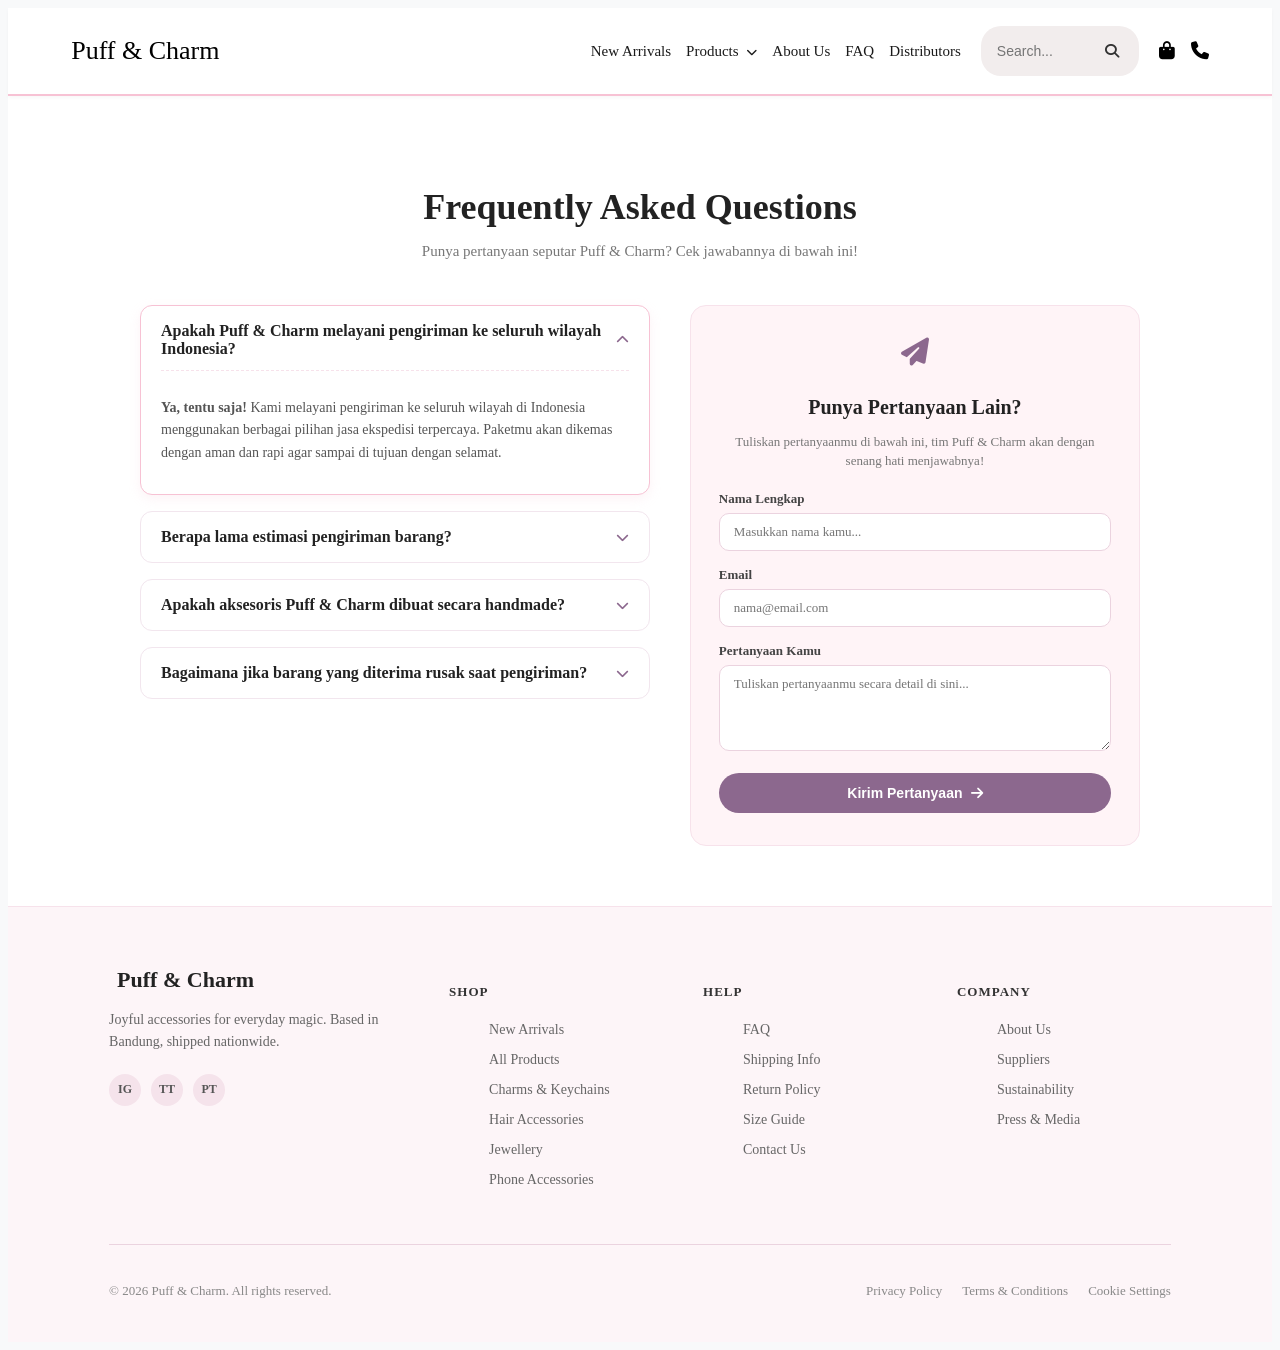
<file: faq.html>
<!doctype html>
<html lang="en">
  <head>
    <meta charset="UTF-8" />
    <meta name="viewport" content="width=device-width, initial-scale=1.0" />
    <title>FAQ - Puff & Charm</title>
    <link
      rel="stylesheet"
      href="https://cdnjs.cloudflare.com/ajax/libs/font-awesome/6.4.0/css/all.min.css"
    />
    <link rel="stylesheet" href="style1.css" />
  </head>
  <body>
    <header class="navbar">
      <a href="index.html" class="brand">Puff & Charm</a>

      <div class="nav-right">
        <ul class="nav-links">
          <li><a href="new.html">New Arrivals</a></li>
          <li class="dropdown">
            <a href="products.html"
              >Products <i class="fa-solid fa-chevron-down dropdown-icon"></i
            ></a>
            <ul class="dropdown-menu">
              <li><a href="products.html">All Products</a></li>
              <li>
                <a href="products.html?category=charms">Charms & Keychains</a>
              </li>
              <li>
                <a href="products.html?category=hair">Hair Accessories</a>
              </li>
              <li><a href="products.html?category=jewellery">Jewellery</a></li>
              <li>
                <a href="products.html?category=phone">Phone Accessories</a>
              </li>
            </ul>
          </li>
          <li><a href="about.html">About Us</a></li>
          <li><a href="faq.html">FAQ</a></li>
          <li><a href="distributors.html">Distributors</a></li>
        </ul>

        <div class="search-box">
          <input type="text" placeholder="Search..." />
          <button type="submit">
            <i class="fa-solid fa-magnifying-glass"></i>
          </button>
        </div>

        <div class="icons">
          <a href="cart.html" title="Shopping Bag"
            ><i class="fa-solid fa-bag-shopping"></i
          ></a>
          <a href="contact.html" title="Contact Us"
            ><i class="fa-solid fa-phone"></i
          ></a>
        </div>
      </div>
    </header>

    <main class="new-arrival-section">
      <div class="section-title-container">
        <h2>Frequently Asked Questions</h2>
        <p>
          Punya pertanyaan seputar Puff & Charm? Cek jawabannya di bawah ini!
        </p>
      </div>

      <div class="faq-wrapper">
        <div class="faq-list">
          <details class="faq-item" open>
            <summary class="faq-question">
              Apakah Puff & Charm melayani pengiriman ke seluruh wilayah
              Indonesia?
              <i class="fa-solid fa-chevron-down faq-icon"></i>
            </summary>
            <div class="faq-answer">
              <p>
                <strong>Ya, tentu saja!</strong> Kami melayani pengiriman ke
                seluruh wilayah di Indonesia menggunakan berbagai pilihan jasa
                ekspedisi terpercaya. Paketmu akan dikemas dengan aman dan rapi
                agar sampai di tujuan dengan selamat.
              </p>
            </div>
          </details>

          <details class="faq-item">
            <summary class="faq-question">
              Berapa lama estimasi pengiriman barang?
              <i class="fa-solid fa-chevron-down faq-icon"></i>
            </summary>
            <div class="faq-answer">
              <p>
                Pengiriman berbasis dari Kota Bandung dan memakan waktu sekitar
                2–3 hari kerja untuk pulau Jawa, serta 3–5 hari untuk luar Jawa.
              </p>
            </div>
          </details>

          <details class="faq-item">
            <summary class="faq-question">
              Apakah aksesoris Puff & Charm dibuat secara handmade?
              <i class="fa-solid fa-chevron-down faq-icon"></i>
            </summary>
            <div class="faq-answer">
              <p>
                Ya! Seluruh konsep produk kami mengusung tema
                <em>handcrafted accessories</em> yang dirangkai secara unik
                dengan estetika pastel yang cerah dan manis.
              </p>
            </div>
          </details>

          <details class="faq-item">
            <summary class="faq-question">
              Bagaimana jika barang yang diterima rusak saat pengiriman?
              <i class="fa-solid fa-chevron-down faq-icon"></i>
            </summary>
            <div class="faq-answer">
              <p>
                Pelanggan dapat mengajukan retur atau penukaran barang maksimal
                3 hari setelah paket diterima dengan melampirkan video unboxing.
              </p>
            </div>
          </details>
        </div>

        <div class="faq-form-card">
          <div class="faq-form-header">
            <i class="fa-solid fa-paper-plane form-icon"></i>
            <h3>Punya Pertanyaan Lain?</h3>
            <p>
              Tuliskan pertanyaanmu di bawah ini, tim Puff & Charm akan dengan
              senang hati menjawabnya!
            </p>
          </div>

          <form
            class="faq-form"
            onsubmit="
              alert('Terima kasih! Pertanyaanmu berhasil terkirim (Simulasi).');
              return false;
            "
          >
            <div class="form-group">
              <label for="user-name">Nama Lengkap</label>
              <input
                type="text"
                id="user-name"
                placeholder="Masukkan nama kamu..."
                required
              />
            </div>

            <div class="form-group">
              <label for="user-email">Email</label>
              <input
                type="email"
                id="user-email"
                placeholder="nama@email.com"
                required
              />
            </div>

            <div class="form-group">
              <label for="user-question">Pertanyaan Kamu</label>
              <textarea
                id="user-question"
                rows="4"
                placeholder="Tuliskan pertanyaanmu secara detail di sini..."
                required
              ></textarea>
            </div>

            <button type="submit" class="submit-btn">
              Kirim Pertanyaan <i class="fa-solid fa-arrow-right"></i>
            </button>
          </form>
        </div>
      </div>
    </main>

    <footer class="footer">
      <div class="footer-container">
        <div class="footer-brand">
          <a href="index.html" class="footer-logo">
            <i class="fa-solid fa-flower"></i> Puff & Charm
          </a>
          <p class="footer-desc">
            Joyful accessories for everyday magic. Based in Bandung, shipped
            nationwide.
          </p>
          <div class="social-links">
            <a href="#" class="social-icon">IG</a>
            <a href="#" class="social-icon">TT</a>
            <a href="#" class="social-icon">PT</a>
          </div>
        </div>

        <div class="footer-column">
          <h4>SHOP</h4>
          <ul>
            <li><a href="new.html">New Arrivals</a></li>
            <li><a href="products.html">All Products</a></li>
            <li>
              <a href="products.html?category=charms">Charms & Keychains</a>
            </li>
            <li>
              <a href="products.html?category=hair">Hair Accessories</a>
            </li>
            <li>
              <a href="products.html?category=jewelry">Jewellery</a>
            </li>
            <li>
              <a href="products.html?category=phone">Phone Accessories</a>
            </li>
          </ul>
        </div>

        <div class="footer-column">
          <h4>HELP</h4>
          <ul>
            <li><a href="faq.html">FAQ</a></li>
            <li><a href="faq.html">Shipping Info</a></li>
            <li><a href="faq.html">Return Policy</a></li>
            <li><a href="faq.html">Size Guide</a></li>
            <li><a href="contact.html">Contact Us</a></li>
          </ul>
        </div>

        <div class="footer-column">
          <h4>COMPANY</h4>
          <ul>
            <li><a href="about.html">About Us</a></li>
            <li><a href="distributors.html">Suppliers</a></li>
            <li><a href="#">Sustainability</a></li>
            <li><a href="#">Press & Media</a></li>
          </ul>
        </div>
      </div>

      <div class="footer-bottom">
        <p>© 2026 Puff & Charm. All rights reserved.</p>
        <div class="legal-links">
          <a href="about.html">Privacy Policy</a>
          <a href="about.html">Terms & Conditions</a>
          <a href="about.html">Cookie Settings</a>
        </div>
      </div>
    </footer>
  </body>
</html>
</file>
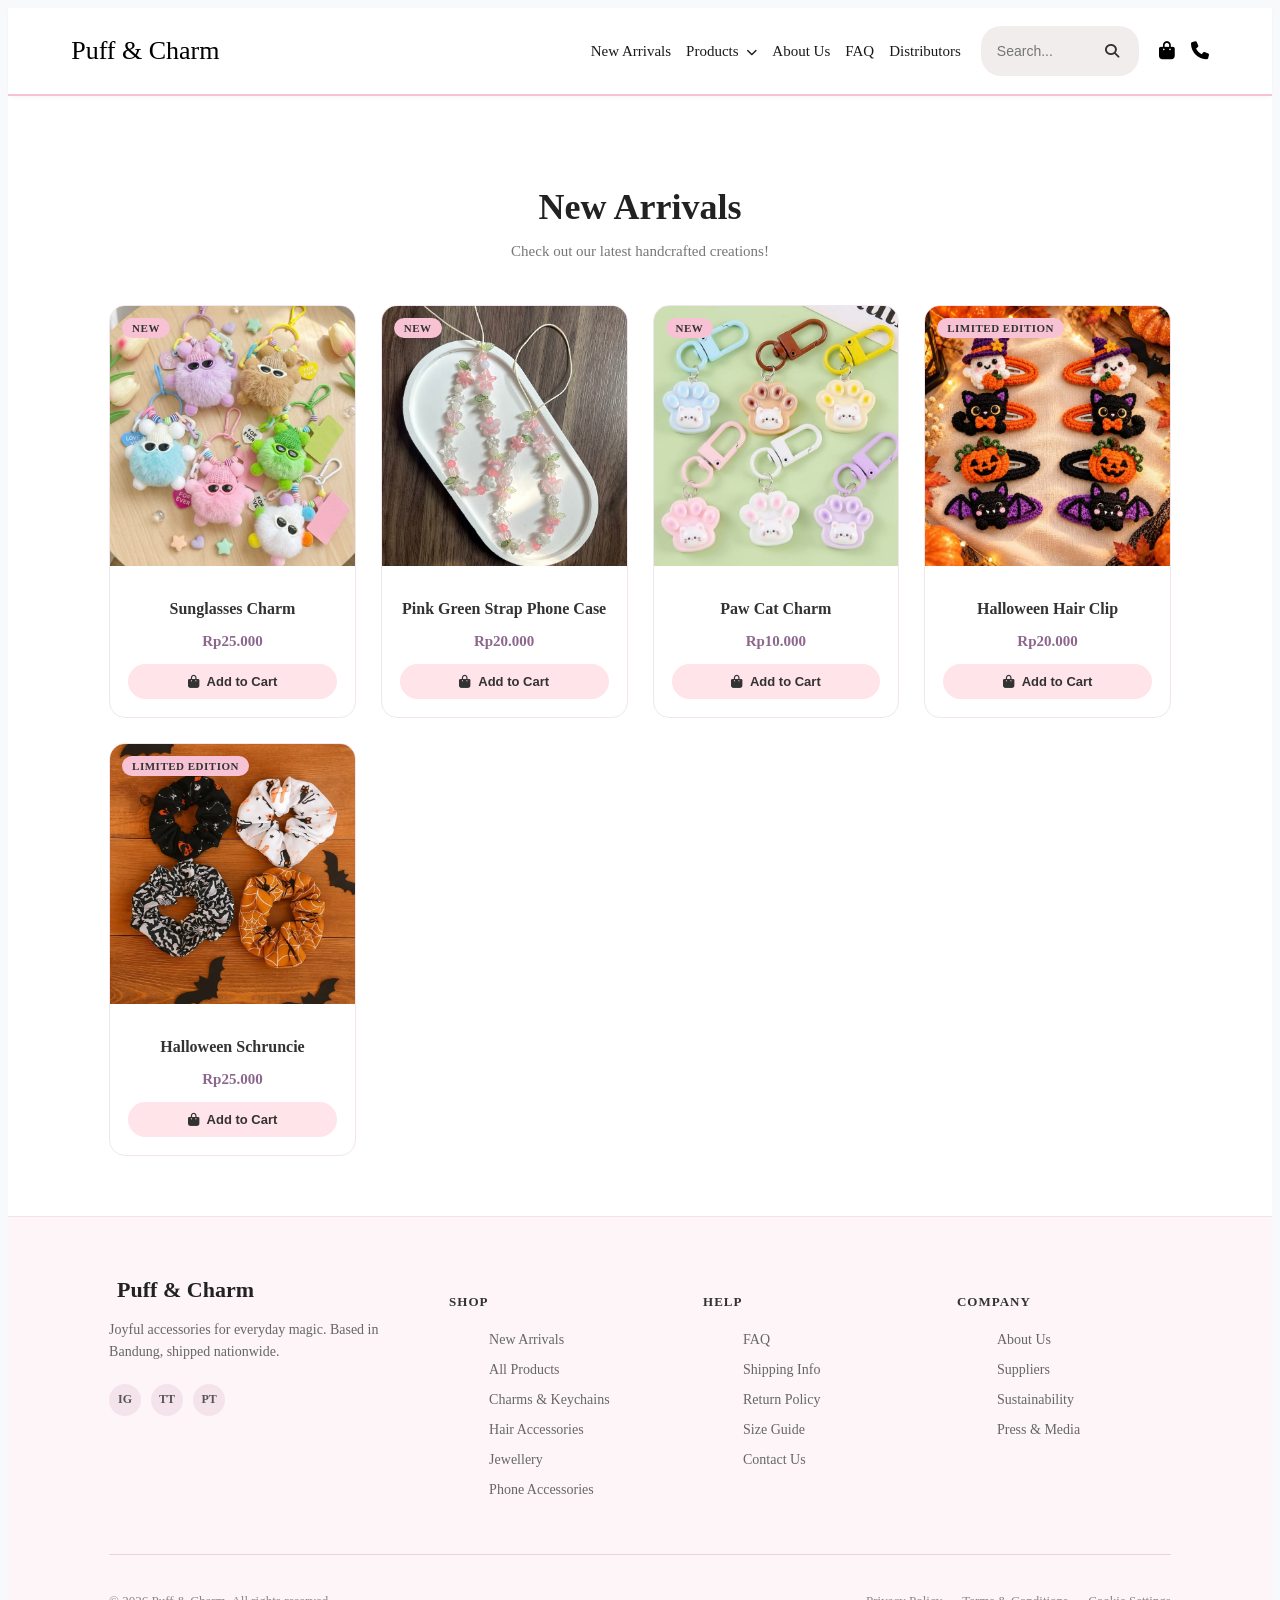
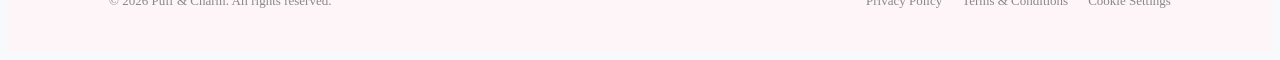
<file: new.html>
<!doctype html>
<html lang="en">
  <head>
    <meta charset="UTF-8" />
    <meta name="viewport" content="width=device-width, initial-scale=1.0" />
    <title>New Arrivals - Puff & Charm</title>
    <link
      rel="stylesheet"
      href="https://cdnjs.cloudflare.com/ajax/libs/font-awesome/6.4.0/css/all.min.css"
    />
    <link rel="stylesheet" href="style1.css" />
  </head>
  <body>
    <header class="navbar">
      <a href="index.html" class="brand">Puff & Charm</a>

      <div class="nav-right">
        <ul class="nav-links">
          <li><a href="new.html">New Arrivals</a></li>
          <li class="dropdown">
            <a href="products.html"
              >Products <i class="fa-solid fa-chevron-down dropdown-icon"></i
            ></a>
            <ul class="dropdown-menu">
              <li><a href="products.html">All Products</a></li>
              <li>
                <a href="products.html?category=charms">Charms & Keychains</a>
              </li>
              <li>
                <a href="products.html?category=hair">Hair Accessories</a>
              </li>
              <li><a href="products.html?category=jewelry">Jewellery</a></li>
              <li>
                <a href="products.html?category=phone">Phone Accessories</a>
              </li>
            </ul>
          </li>
          <li><a href="about.html">About Us</a></li>
          <li><a href="faq.html">FAQ</a></li>
          <li><a href="distributors.html">Distributors</a></li>
        </ul>

        <div class="search-box">
          <input type="text" placeholder="Search..." />
          <button type="submit">
            <i class="fa-solid fa-magnifying-glass"></i>
          </button>
        </div>

        <div class="icons">
          <a href="cart.html" title="Shopping Bag"
            ><i class="fa-solid fa-bag-shopping"></i
          ></a>
          <a href="contact.html" title="Contact Us"
            ><i class="fa-solid fa-phone"></i
          ></a>
        </div>
      </div>
    </header>

    <main class="new-arrival-section">
      <div class="section-title-container">
        <h2>New Arrivals</h2>
        <p>Check out our latest handcrafted creations!</p>
      </div>

      <div class="product-grid">
        <div class="product-card">
          <div class="product-image">
            <span class="badge">NEW</span>
            <img src="new1.jpeg" alt="Sunglasses Charm" />
          </div>
          <div class="product-info">
            <h3>Sunglasses Charm</h3>
            <p class="price">Rp25.000</p>
            <button class="add-btn">
              <i class="fa-solid fa-bag-shopping"></i> Add to Cart
            </button>
          </div>
        </div>

        <div class="product-card">
          <div class="product-image">
            <span class="badge">NEW</span>
            <img src="new2.jpeg" alt="Pink Green Strap Phone Case" />
          </div>
          <div class="product-info">
            <h3>Pink Green Strap Phone Case</h3>
            <p class="price">Rp20.000</p>
            <button class="add-btn">
              <i class="fa-solid fa-bag-shopping"></i> Add to Cart
            </button>
          </div>
        </div>

        <div class="product-card">
          <div class="product-image">
            <span class="badge">NEW</span>
            <img src="new3.jpeg" alt="Paw Cat Charm" />
          </div>
          <div class="product-info">
            <h3>Paw Cat Charm</h3>
            <p class="price">Rp10.000</p>
            <button class="add-btn">
              <i class="fa-solid fa-bag-shopping"></i> Add to Cart
            </button>
          </div>
        </div>

        <div class="product-card">
          <div class="product-image">
            <span class="badge">LIMITED EDITION</span>
            <img src="limed.jpeg" alt="Halloween Hair Clip" />
          </div>
          <div class="product-info">
            <h3>Halloween Hair Clip</h3>
            <p class="price">Rp20.000</p>
            <button class="add-btn">
              <i class="fa-solid fa-bag-shopping"></i> Add to Cart
            </button>
          </div>
        </div>

        <div class="product-card">
          <div class="product-image">
            <span class="badge">LIMITED EDITION</span>
            <img src="schruncie.jpeg" alt="Halloween Schruncie" />
          </div>
          <div class="product-info">
            <h3>Halloween Schruncie</h3>
            <p class="price">Rp25.000</p>
            <button class="add-btn">
              <i class="fa-solid fa-bag-shopping"></i> Add to Cart
            </button>
          </div>
        </div>
      </div>
    </main>

    <footer class="footer">
      <div class="footer-container">
        <div class="footer-brand">
          <a href="index.html" class="footer-logo">
            <i class="fa-solid fa-flower"></i> Puff & Charm
          </a>
          <p class="footer-desc">
            Joyful accessories for everyday magic. Based in Bandung, shipped
            nationwide.
          </p>
          <div class="social-links">
            <a href="#" class="social-icon">IG</a>
            <a href="#" class="social-icon">TT</a>
            <a href="#" class="social-icon">PT</a>
          </div>
        </div>

        <div class="footer-column">
          <h4>SHOP</h4>
          <ul>
            <li><a href="new.html">New Arrivals</a></li>
            <li><a href="products.html">All Products</a></li>
            <li>
              <a href="products.html?category=charms">Charms & Keychains</a>
            </li>
            <li>
              <a href="products.html?category=hair">Hair Accessories</a>
            </li>
            <li>
              <a href="products.html?category=jewelry">Jewellery</a>
            </li>
            <li>
              <a href="products.html?category=phone">Phone Accessories</a>
            </li>
          </ul>
        </div>

        <div class="footer-column">
          <h4>HELP</h4>
          <ul>
            <li><a href="faq.html">FAQ</a></li>
            <li><a href="faq.html">Shipping Info</a></li>
            <li><a href="faq.html">Return Policy</a></li>
            <li><a href="faq.html">Size Guide</a></li>
            <li><a href="contact.html">Contact Us</a></li>
          </ul>
        </div>

        <div class="footer-column">
          <h4>COMPANY</h4>
          <ul>
            <li><a href="about.html">About Us</a></li>
            <li><a href="distributors.html">Suppliers</a></li>
            <li><a href="#">Sustainability</a></li>
            <li><a href="#">Press & Media</a></li>
          </ul>
        </div>
      </div>

      <div class="footer-bottom">
        <p>© 2026 Puff & Charm. All rights reserved.</p>
        <div class="legal-links">
          <a href="about.html">Privacy Policy</a>
          <a href="about.html">Terms & Conditions</a>
          <a href="about.html">Cookie Settings</a>
        </div>
      </div>
    </footer>
  </body>
</html>
</file>
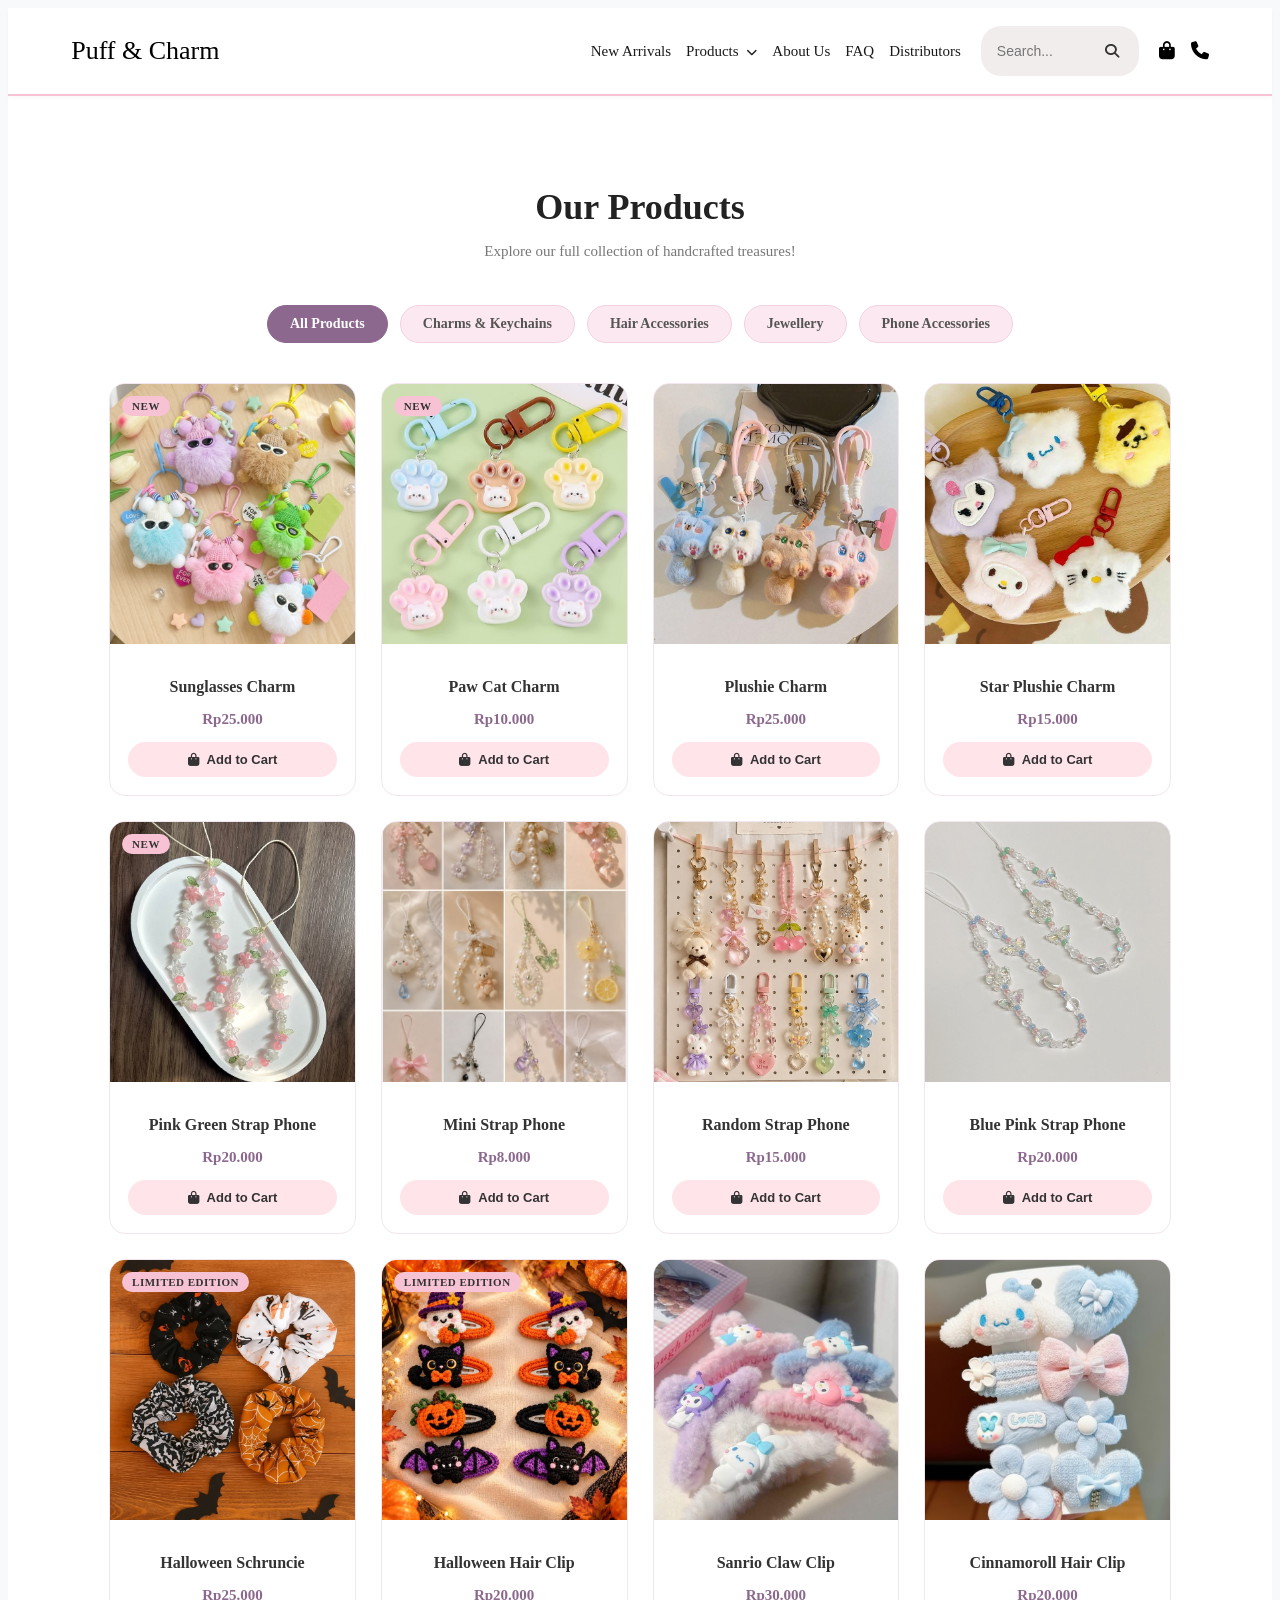
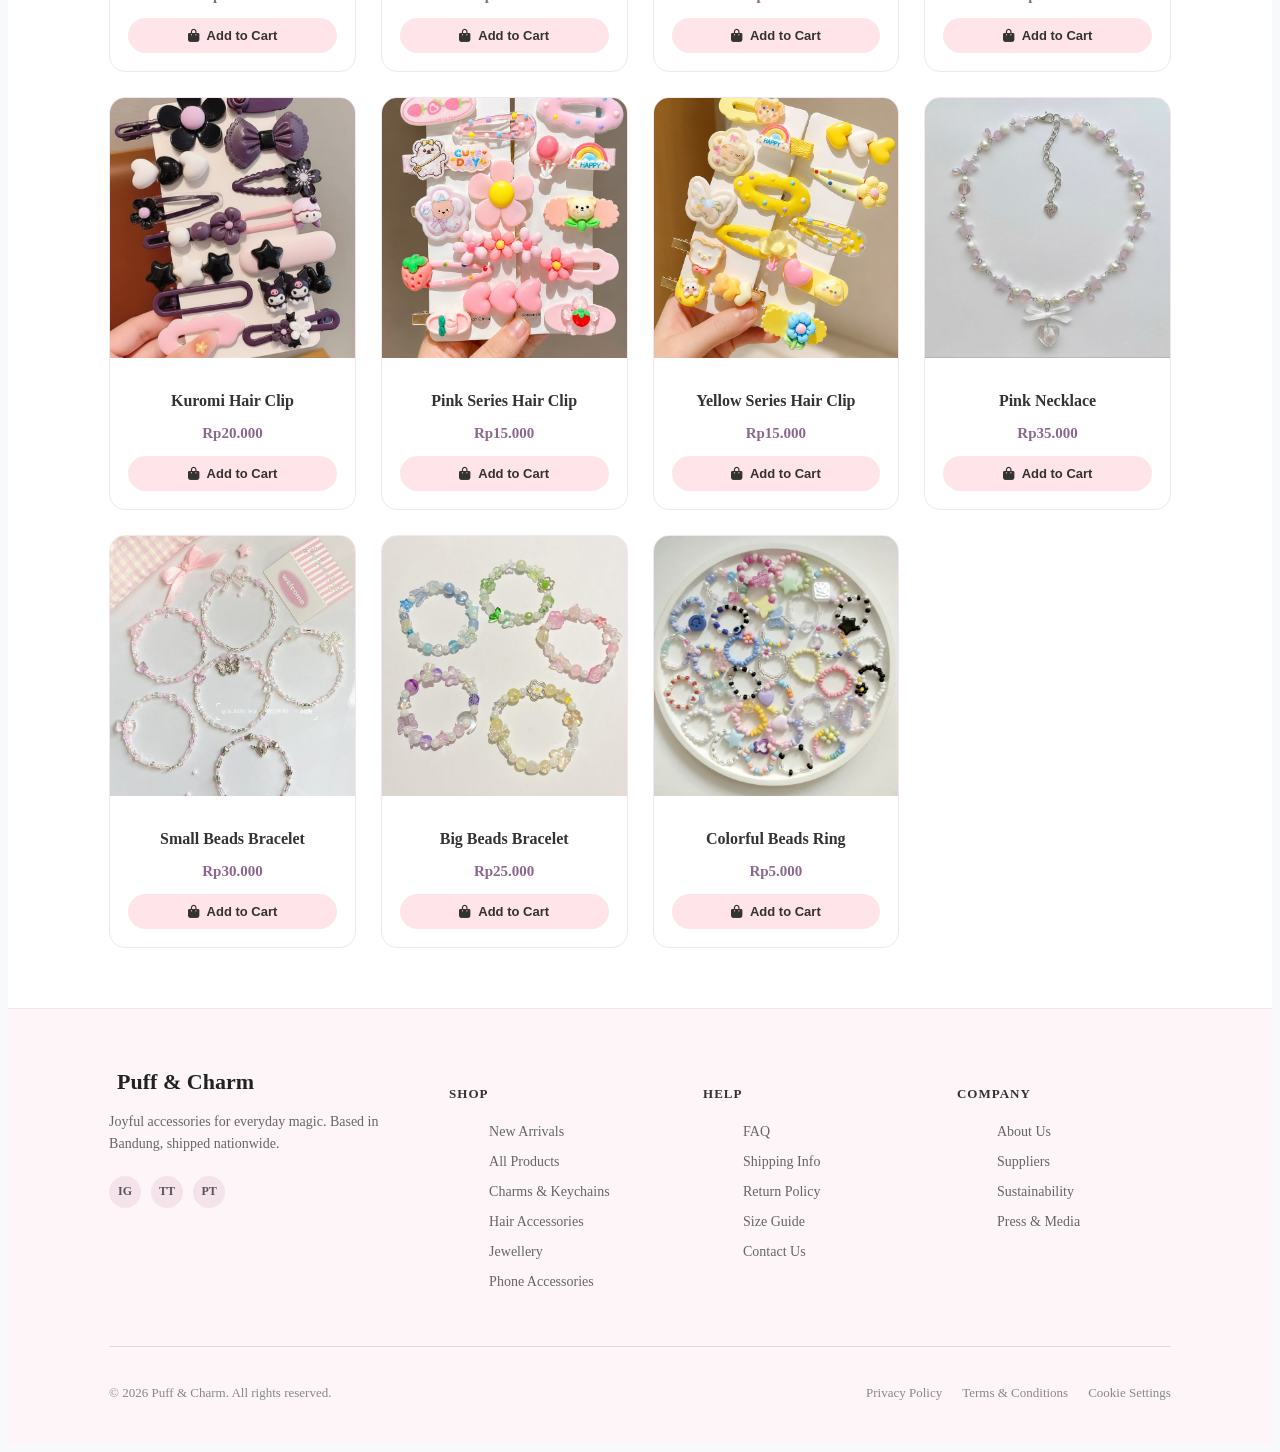
<file: products.html>
<!doctype html>
<html lang="en">
  <head>
    <meta charset="UTF-8" />
    <meta name="viewport" content="width=device-width, initial-scale=1.0" />
    <title>Products - Puff & Charm</title>
    <link
      rel="stylesheet"
      href="https://cdnjs.cloudflare.com/ajax/libs/font-awesome/6.4.0/css/all.min.css"
    />
    <link rel="stylesheet" href="style1.css" />
  </head>
  <body>
    <header class="navbar">
      <a href="index.html" class="brand">Puff & Charm</a>

      <div class="nav-right">
        <ul class="nav-links">
          <li><a href="new.html">New Arrivals</a></li>
          <li class="dropdown">
            <a href="products.html"
              >Products <i class="fa-solid fa-chevron-down dropdown-icon"></i
            ></a>
            <ul class="dropdown-menu">
              <li><a href="products.html">All Products</a></li>
              <li>
                <a href="products.html?category=charms">Charms & Keychains</a>
              </li>
              <li>
                <a href="products.html?category=hair">Hair Accessories</a>
              </li>
              <li><a href="products.html?category=jewellery">Jewellery</a></li>
              <li>
                <a href="products.html?category=phone">Phone Accessories</a>
              </li>
            </ul>
          </li>
          <li><a href="about.html">About Us</a></li>
          <li><a href="faq.html">FAQ</a></li>
          <li><a href="distributors.html">Distributors</a></li>
        </ul>

        <div class="search-box">
          <input type="text" placeholder="Search..." />
          <button type="submit">
            <i class="fa-solid fa-magnifying-glass"></i>
          </button>
        </div>

        <div class="icons">
          <a href="cart.html" title="Shopping Bag"
            ><i class="fa-solid fa-bag-shopping"></i
          ></a>
          <a href="contact.html" title="Contact Us"
            ><i class="fa-solid fa-phone"></i
          ></a>
        </div>
      </div>
    </header>

    <main class="new-arrival-section">
      <div class="section-title-container">
        <h2>Our Products</h2>
        <p>Explore our full collection of handcrafted treasures!</p>
      </div>

      <div class="product-filter-wrapper">
        <input type="radio" id="filter-all" name="category" checked />
        <input type="radio" id="filter-charms" name="category" />
        <input type="radio" id="filter-hair" name="category" />
        <input type="radio" id="filter-jewellery" name="category" />
        <input type="radio" id="filter-phone" name="category" />

        <div class="filter-buttons">
          <label for="filter-all" class="filter-btn">All Products</label>
          <label for="filter-charms" class="filter-btn"
            >Charms & Keychains</label
          >
          <label for="filter-hair" class="filter-btn">Hair Accessories</label>
          <label for="filter-jewellery" class="filter-btn">Jewellery</label>
          <label for="filter-phone" class="filter-btn">Phone Accessories</label>
        </div>

        <div class="product-grid">
          <!-- Produk 1 (Charms) -->
          <div class="product-card category-charms">
            <div class="product-image">
              <span class="badge">NEW</span>
              <img src="new1.jpeg" alt="Sunglasses Charm" />
            </div>
            <div class="product-info">
              <h3>Sunglasses Charm</h3>
              <p class="price">Rp25.000</p>
              <button class="add-btn">
                <i class="fa-solid fa-bag-shopping"></i> Add to Cart
              </button>
            </div>
          </div>

          <div class="product-card category-charms">
            <div class="product-image">
              <span class="badge">NEW</span>
              <img src="new3.jpeg" alt="Paw Cat Charm" />
            </div>
            <div class="product-info">
              <h3>Paw Cat Charm</h3>
              <p class="price">Rp10.000</p>
              <button class="add-btn">
                <i class="fa-solid fa-bag-shopping"></i> Add to Cart
              </button>
            </div>
          </div>

          <div class="product-card category-charms">
            <div class="product-image">
              <img src="charm3.jpeg" alt="Plushie Charm" />
            </div>
            <div class="product-info">
              <h3>Plushie Charm</h3>
              <p class="price">Rp25.000</p>
              <button class="add-btn">
                <i class="fa-solid fa-bag-shopping"></i> Add to Cart
              </button>
            </div>
          </div>

          <div class="product-card category-charms">
            <div class="product-image">
              <img src="charm1.jpeg" alt="Star Plushie Charm" />
            </div>
            <div class="product-info">
              <h3>Star Plushie Charm</h3>
              <p class="price">Rp15.000</p>
              <button class="add-btn">
                <i class="fa-solid fa-bag-shopping"></i> Add to Cart
              </button>
            </div>
          </div>

          <div class="product-card category-phone">
            <div class="product-image">
              <span class="badge">NEW</span>
              <img src="new2.jpeg" alt="Pink Green Strap Phone" />
            </div>
            <div class="product-info">
              <h3>Pink Green Strap Phone</h3>
              <p class="price">Rp20.000</p>
              <button class="add-btn">
                <i class="fa-solid fa-bag-shopping"></i> Add to Cart
              </button>
            </div>
          </div>

          <div class="product-card category-phone">
            <div class="product-image">
              <img src="phone3.jpeg" alt="Mini Strap Phone" />
            </div>
            <div class="product-info">
              <h3>Mini Strap Phone</h3>
              <p class="price">Rp8.000</p>
              <button class="add-btn">
                <i class="fa-solid fa-bag-shopping"></i> Add to Cart
              </button>
            </div>
          </div>

          <div class="product-card category-phone">
            <div class="product-image">
              <img src="phone1.jpeg" alt="Random Strap Phone" />
            </div>
            <div class="product-info">
              <h3>Random Strap Phone</h3>
              <p class="price">Rp15.000</p>
              <button class="add-btn">
                <i class="fa-solid fa-bag-shopping"></i> Add to Cart
              </button>
            </div>
          </div>

          <div class="product-card category-phone">
            <div class="product-image">
              <img src="phone4.jpeg" alt="Blue Pink Strap Phone" />
            </div>
            <div class="product-info">
              <h3>Blue Pink Strap Phone</h3>
              <p class="price">Rp20.000</p>
              <button class="add-btn">
                <i class="fa-solid fa-bag-shopping"></i> Add to Cart
              </button>
            </div>
          </div>

          <div class="product-card category-hair">
            <div class="product-image">
              <span class="badge">LIMITED EDITION</span>
              <img src="schruncie.jpeg" alt="Halloween Schruncie" />
            </div>
            <div class="product-info">
              <h3>Halloween Schruncie</h3>
              <p class="price">Rp25.000</p>
              <button class="add-btn">
                <i class="fa-solid fa-bag-shopping"></i> Add to Cart
              </button>
            </div>
          </div>

          <div class="product-card category-hair">
            <div class="product-image">
              <span class="badge">LIMITED EDITION</span>
              <img src="limed.jpeg" alt="Halloween Hair Clip" />
            </div>
            <div class="product-info">
              <h3>Halloween Hair Clip</h3>
              <p class="price">Rp20.000</p>
              <button class="add-btn">
                <i class="fa-solid fa-bag-shopping"></i> Add to Cart
              </button>
            </div>
          </div>

          <div class="product-card category-hair">
            <div class="product-image">
              <img src="hair1.jpeg" alt="Sanrio Claw Clip" />
            </div>
            <div class="product-info">
              <h3>Sanrio Claw Clip</h3>
              <p class="price">Rp30.000</p>
              <button class="add-btn">
                <i class="fa-solid fa-bag-shopping"></i> Add to Cart
              </button>
            </div>
          </div>

          <div class="product-card category-hair">
            <div class="product-image">
              <img src="hair2.jpeg" alt="Blue Sanrio Hair Clip" />
            </div>
            <div class="product-info">
              <h3>Cinnamoroll Hair Clip</h3>
              <p class="price">Rp20.000</p>
              <button class="add-btn">
                <i class="fa-solid fa-bag-shopping"></i> Add to Cart
              </button>
            </div>
          </div>

          <div class="product-card category-hair">
            <div class="product-image">
              <img src="hair3.jpeg" alt="Black Kurromi Hair Clip" />
            </div>
            <div class="product-info">
              <h3>Kuromi Hair Clip</h3>
              <p class="price">Rp20.000</p>
              <button class="add-btn">
                <i class="fa-solid fa-bag-shopping"></i> Add to Cart
              </button>
            </div>
          </div>

          <div class="product-card category-hair">
            <div class="product-image">
              <img src="hair6.jpeg" alt="Pink Series Hair Clip" />
            </div>
            <div class="product-info">
              <h3>Pink Series Hair Clip</h3>
              <p class="price">Rp15.000</p>
              <button class="add-btn">
                <i class="fa-solid fa-bag-shopping"></i> Add to Cart
              </button>
            </div>
          </div>

          <div class="product-card category-hair">
            <div class="product-image">
              <img src="hair7.jpeg" alt="Yellow Series Hair Clip" />
            </div>
            <div class="product-info">
              <h3>Yellow Series Hair Clip</h3>
              <p class="price">Rp15.000</p>
              <button class="add-btn">
                <i class="fa-solid fa-bag-shopping"></i> Add to Cart
              </button>
            </div>
          </div>

          <!-- Produk 5 (Jewellery) -->
          <div class="product-card category-jewellery">
            <div class="product-image">
              <img src="kalung.jpeg" alt="Pink Necklace" />
            </div>
            <div class="product-info">
              <h3>Pink Necklace</h3>
              <p class="price">Rp35.000</p>
              <button class="add-btn">
                <i class="fa-solid fa-bag-shopping"></i> Add to Cart
              </button>
            </div>
          </div>

          <div class="product-card category-jewellery">
            <div class="product-image">
              <img src="gelang1.jpeg" alt="Small Beads Bracelet" />
            </div>
            <div class="product-info">
              <h3>Small Beads Bracelet</h3>
              <p class="price">Rp30.000</p>
              <button class="add-btn">
                <i class="fa-solid fa-bag-shopping"></i> Add to Cart
              </button>
            </div>
          </div>

          <div class="product-card category-jewellery">
            <div class="product-image">
              <img src="gelang3.jpeg" alt="Big Beads Bracelet" />
            </div>
            <div class="product-info">
              <h3>Big Beads Bracelet</h3>
              <p class="price">Rp25.000</p>
              <button class="add-btn">
                <i class="fa-solid fa-bag-shopping"></i> Add to Cart
              </button>
            </div>
          </div>

          <div class="product-card category-jewellery">
            <div class="product-image">
              <img src="cincin.jpeg" alt="Colorful Beads Ring" />
            </div>
            <div class="product-info">
              <h3>Colorful Beads Ring</h3>
              <p class="price">Rp5.000</p>
              <button class="add-btn">
                <i class="fa-solid fa-bag-shopping"></i> Add to Cart
              </button>
            </div>
          </div>
        </div>
      </div>
    </main>

    <footer class="footer">
      <div class="footer-container">
        <div class="footer-brand">
          <a href="index.html" class="footer-logo">
            <i class="fa-solid fa-flower"></i> Puff & Charm
          </a>
          <p class="footer-desc">
            Joyful accessories for everyday magic. Based in Bandung, shipped
            nationwide.
          </p>
          <div class="social-links">
            <a href="#" class="social-icon">IG</a>
            <a href="#" class="social-icon">TT</a>
            <a href="#" class="social-icon">PT</a>
          </div>
        </div>

        <div class="footer-column">
          <h4>SHOP</h4>
          <ul>
            <li><a href="new.html">New Arrivals</a></li>
            <li><a href="products.html">All Products</a></li>
            <li>
              <a href="products.html?category=charms">Charms & Keychains</a>
            </li>
            <li><a href="products.html?category=hair">Hair Accessories</a></li>
            <li><a href="products.html?category=jewellery">Jewellery</a></li>
            <li>
              <a href="products.html?category=phone">Phone Accessories</a>
            </li>
          </ul>
        </div>

        <div class="footer-column">
          <h4>HELP</h4>
          <ul>
            <li><a href="faq.html">FAQ</a></li>
            <li><a href="faq.html">Shipping Info</a></li>
            <li><a href="faq.html">Return Policy</a></li>
            <li><a href="faq.html">Size Guide</a></li>
            <li><a href="contact.html">Contact Us</a></li>
          </ul>
        </div>

        <div class="footer-column">
          <h4>COMPANY</h4>
          <ul>
            <li><a href="about.html">About Us</a></li>
            <li><a href="distributors.html">Suppliers</a></li>
            <li><a href="#">Sustainability</a></li>
            <li><a href="#">Press & Media</a></li>
          </ul>
        </div>
      </div>

      <div class="footer-bottom">
        <p>© 2026 Puff & Charm. All rights reserved.</p>
        <div class="legal-links">
          <a href="about.html">Privacy Policy</a>
          <a href="about.html">Terms & Conditions</a>
          <a href="about.html">Cookie Settings</a>
        </div>
      </div>
    </footer>
  </body>
  <script>
    const urlParams = new URLSearchParams(window.location.search);
    const category = urlParams.get("category");

    if (category) {
      const targetRadio = document.getElementById(`filter-${category}`);
      if (targetRadio) {
        targetRadio.checked = true;
      }
    }
  </script>
</html>
</file>
<file: style1.css>
body {
  background-color: #f8f9fa;
}

.navbar {
  display: flex;
  justify-content: space-between;
  align-items: center;
  background-color: #ffffff;
  padding: 18px 5%;
  border-bottom: 2px solid #f7c2d4;
  box-shadow: 0 2px 4px rgba(0, 0, 0, 0.03);
  position: sticky;
  top: 0;
  z-index: 1000;
}

.brand {
  font-family: "Georgia", serif;
  font-size: 26px;
  font-weight: normal;
  color: #000;
  text-decoration: none;
}

.nav-right {
  display: flex;
  gap: 20px;
}

.nav-links {
  display: flex;
  list-style: none;
  gap: 15px;
}

.nav-links li {
  position: relative;
}

.nav-links a {
  text-decoration: none;
  color: #1a1a1a;
  font-size: 15px;
  transition: color 0.2s ease;
}

.nav-links a:hover {
  color: #666;
}

.nav-icons a {
  color: #333333;
  text-decoration: none;
  font-size: 18px;
  margin-left: 15px;
}

.nav-icons a:hover {
  color: #f7c2d4;
}

.dropdown-icon {
  font-size: 11px;
  margin-left: 4px;
  transition: transform 0.2s;
}

.dropdown-menu {
  position: absolute;
  top: 100%;
  left: 0;
  background-color: #ffffff;
  min-width: 180px;
  padding: 10px 0;
  box-shadow: 0 4px 12px rgba(0, 0, 0, 0.08);
  border-radius: 12px;
  border: 1px solid #f7e2eb;
  list-style: none;

  display: none;
  z-index: 1001;
}

.dropdown-menu li {
  width: 100%;
}

.dropdown-menu li a {
  display: block;
  padding: 8px 16px;
  font-size: 14px;
  color: #444444;
  text-decoration: none;
  white-space: nowrap;
  transition:
    background-color 0.2s,
    color 0.2s;
}

.dropdown-menu li a:hover {
  background-color: #ffe4e9;
  color: #222222;
}

.dropdown:hover .dropdown-menu {
  display: block;
}

.dropdown:hover .dropdown-icon {
  transform: rotate(180deg);
}

.search-box {
  display: flex;
  align-items: center;
  background-color: #f2eded;
  padding: 6px 14px;
  border-radius: 20px;
  width: 130px;
}

.search-box input {
  border: none;
  outline: none;
  background: transparent;
  width: 100%;
  font-size: 14px;
}

.search-box button {
  background: none;
  border: none;
  cursor: pointer;
  color: #333;
  font-size: 14px;
}

.icons {
  display: flex;
  align-items: center;
  gap: 16px;
}

.icons a {
  color: #000;
  font-size: 18px;
  text-decoration: none;
  transition: opacity 0.2s ease;
}

.icons a:hover {
  opacity: 0.7;
}


.banner-container {
  position: relative;
  width: 90%;
  max-width: 1200px;
  margin: 30px auto 40px auto;
}

.banner-slider {
  display: flex;
  overflow-x: auto;
  scroll-snap-type: x mandatory;
  scroll-behavior: smooth;
  scrollbar-width: none;
  border-radius: 24px;
  box-shadow: 0 10px 25px rgba(247, 194, 212, 0.35);
}

.banner-slider::-webkit-scrollbar {
  display: none;
}

.slide {
  flex: 0 0 100%;
  scroll-snap-align: start;
  position: relative;
  overflow: hidden;
  border-radius: 24px;
}

.slide img {
  width: 100%;
  height: auto;
  max-height: 420px;
  object-fit: cover;
  display: block;
}

.slider-arrow {
  position: absolute;
  top: 50%;
  transform: translateY(-50%);
  background: rgba(255, 255, 255, 0.85);
  backdrop-filter: blur(4px);
  color: #8c688e;
  width: 44px;
  height: 44px;
  border-radius: 50%;
  display: flex;
  justify-content: center;
  align-items: center;
  text-decoration: none;
  font-size: 16px;
  border: 1px solid #f7e2eb;
  cursor: pointer;
  z-index: 10;
  transition: all 0.3s ease;
  box-shadow: 0 4px 12px rgba(0, 0, 0, 0.08);
}

.arrow-left {
  left: 20px;
}

.arrow-right {
  right: 20px;
}

.slider-arrow:hover {
  background-color: #8c688e;
  color: #ffffff;
  border-color: #8c688e;
  transform: translateY(-50%) scale(1.1);
}

.banner-caption {
  position: absolute;
  bottom: 35px;
  left: 50%;
  transform: translateX(-50%);
  z-index: 5;
}

.banner-buy-btn {
  display: inline-block;
  background-color: #8c688e;
  color: #ffffff;
  padding: 12px 28px;
  border-radius: 30px;
  font-family: inherit;
  font-size: 14px;
  font-weight: 600;
  text-decoration: none;
  box-shadow: 0 4px 15px rgba(0, 0, 0, 0.15);
  transition: all 0.3s ease;
}

.banner-buy-btn:hover {
  background-color: #f7c2d4;
  color: #442244;
  transform: translateY(-2px);
  box-shadow: 0 6px 20px rgba(247, 194, 212, 0.4);
}

@media (max-width: 768px) {
  .banner-container {
    width: 92%;
    margin: 20px auto;
  }
  
  .slide img {
    max-height: 220px;
  }

  .slider-arrow {
    width: 36px;
    height: 36px;
    font-size: 14px;
  }
  
  .arrow-left {
    left: 10px;
  }
  
  .arrow-right {
    right: 10px;
  }

  .banner-caption {
    bottom: 20px;
  }

  .banner-buy-btn {
    padding: 8px 18px;
    font-size: 12px;
  }
}

.about-section {
  background-color: #ffe4e9;
  padding: 60px 8%;
  text-align: left;
}

.about-container {
  max-width: 900px;
  margin: 0 auto;
}

.about-container h2 {
  font-family: "Georgia", serif;
  font-size: 38px;
  font-weight: 600;
  color: #222222;
  margin-bottom: 20px;
}

.about-container p {
  font-size: 17px;
  color: #555555;
  line-height: 1.8;
}

@media (max-width: 768px) {
  .navbar {
    flex-direction: column;
    align-items: flex-start;
  }

  .nav-right {
    margin-top: 10px;
  }

  .search-box {
    width: 100%;
  }

  .slide {
    height: 250px;
  }
}

.features-section {
  background-color: #ffffff;
  padding: 50px 5%;
  border-bottom: 1px solid #f2e6ee;
}

.features-container {
  max-width: 1200px;
  margin: 0 auto;
  display: flex;
  justify-content: space-around;
  align-items: flex-start;
  gap: 20px;
  text-align: center;
}

.feature-item {
  flex: 1;
  display: flex;
  flex-direction: column;
  align-items: center;
}

.feature-icon {
  font-size: 22px;
  color: #9d7ba0;
  margin-bottom: 14px;
}

.feature-item h3 {
  font-size: 16px;
  font-weight: 600;
  color: #2b2b2b;
  margin-bottom: 6px;
}

.feature-item p {
  font-size: 13px;
  color: #777777;
  line-height: 1.4;
}

.testimonials-section {
  background-color: #ffffff;
  padding: 70px 5%;
  text-align: center;
}

.testimonials-title {
  font-family: "Georgia", serif;
  font-size: 38px;
  font-weight: 400;
  color: #333333;
  margin-bottom: 45px;
}

.testimonials-container {
  max-width: 1200px;
  margin: 0 auto;
  display: flex;
  gap: 24px;
  justify-content: center;
}

.testimonial-card {
  flex: 1;
  padding: 32px 28px;
  border-radius: 20px;
  text-align: left;
  display: flex;
  flex-direction: column;
  justify-content: space-between;
  min-height: 250px;
}

.card-pink {
  background-color: #fce8f0;
}

.card-purple {
  background-color: #edeaf8;
}

.card-mint {
  background-color: #e2f4f2;
}

.stars {
  color: #e85d82;
  font-size: 15px;
  letter-spacing: 2px;
  margin-bottom: 16px;
}

.review-text {
  font-size: 15px;
  line-height: 1.6;
  color: #444444;
  margin-bottom: 24px;
}

.reviewer-info strong {
  display: block;
  font-size: 15px;
  color: #222222;
  margin-bottom: 3px;
}

.reviewer-info span {
  display: block;
  font-size: 12px;
  color: #777777;
}

@media (max-width: 768px) {
  .features-container,
  .testimonials-container {
    flex-direction: column;
    gap: 30px;
  }

  .testimonials-title {
    font-size: 28px;
  }
}

.footer {
  background-color: #fdf5f8;
  padding: 60px 8% 30px 8%;
  border-top: 1px solid #f7e2eb;
}

.footer-container {
  max-width: 1200px;
  margin: 0 auto;
  display: flex;
  justify-content: space-between;
  gap: 40px;
  padding-bottom: 40px;
}

.footer-brand {
  flex: 1.5;
  max-width: 300px;
}

.footer-logo {
  font-family: "Georgia", serif;
  font-size: 22px;
  font-weight: bold;
  color: #222222;
  text-decoration: none;
  display: flex;
  align-items: center;
  gap: 8px;
  margin-bottom: 16px;
}

.footer-logo i {
  font-size: 16px;
  color: #8c688e;
}

.footer-desc {
  font-size: 14px;
  line-height: 1.6;
  color: #666666;
  margin-bottom: 20px;
}

.social-links {
  display: flex;
  gap: 10px;
}

.social-icon {
  width: 32px;
  height: 32px;
  border-radius: 50%;
  background-color: #f5e3eb;
  color: #555555;
  font-size: 12px;
  font-weight: 600;
  display: flex;
  justify-content: center;
  align-items: center;
  text-decoration: none;
  transition:
    background-color 0.2s,
    color 0.2s;
}

.social-icon:hover {
  background-color: #e8bdce;
  color: #222222;
}

.footer-column {
  flex: 1;
}

.footer-column h4 {
  font-size: 13px;
  font-weight: 700;
  letter-spacing: 1px;
  color: #333333;
  margin-bottom: 20px;
}

.footer-column ul {
  list-style: none;
}

.footer-column ul li {
  margin-bottom: 12px;
}

.footer-column ul li a {
  text-decoration: none;
  font-size: 14px;
  color: #666666;
  transition: color 0.2s;
}

.footer-column ul li a:hover {
  color: #222222;
}

.footer-bottom {
  max-width: 1200px;
  margin: 0 auto;
  padding-top: 25px;
  border-top: 1px solid #ebd3df;
  display: flex;
  justify-content: space-between;
  align-items: center;
  font-size: 13px;
  color: #888888;
}

.legal-links {
  display: flex;
  gap: 20px;
}

.legal-links a {
  text-decoration: none;
  color: #888888;
  transition: color 0.2s;
}

.legal-links a:hover {
  color: #333333;
}

@media (max-width: 768px) {
  .footer-container {
    flex-direction: column;
    gap: 30px;
  }

  .footer-bottom {
    flex-direction: column;
    gap: 15px;
    text-align: center;
  }
}

.new-arrival-section {
  padding: 60px 8%;
  background-color: #ffffff;
}

.section-title-container {
  text-align: center;
  margin-bottom: 45px;
}

.section-title-container h2 {
  font-family: "Georgia", serif;
  font-size: 36px;
  color: #222222;
  margin-bottom: 8px;
}

.section-title-container p {
  font-size: 15px;
  color: #777777;
}

.product-grid {
  display: grid;
  grid-template-columns: repeat(4, 1fr);
  gap: 25px;
  max-width: 1200px;
  margin: 0 auto;
}

.product-card {
  background: #ffffff;
  border-radius: 16px;
  overflow: hidden;
  border: 1px solid #f2e6ee;
  transition:
    transform 0.3s ease,
    box-shadow 0.3s ease;
}

.product-card:hover {
  transform: translateY(-6px);
  box-shadow: 0 10px 20px rgba(247, 194, 212, 0.3);
}

.product-image {
  position: relative;
  width: 100%;
  height: 260px;
  background-color: #fcf8fa;
  overflow: hidden;
}

.product-image img {
  width: 100%;
  height: 100%;
  object-fit: cover;
  transition: transform 0.4s ease;
}

.product-card:hover .product-image img {
  transform: scale(1.05);
}

.badge {
  position: absolute;
  top: 12px;
  left: 12px;
  background-color: #f7c2d4;
  color: #333333;
  font-size: 11px;
  font-weight: 700;
  padding: 4px 10px;
  border-radius: 20px;
  letter-spacing: 0.5px;
  z-index: 2;
}

.product-info {
  padding: 18px;
  text-align: center;
}

.product-info h3 {
  font-size: 16px;
  font-weight: 600;
  color: #333333;
  margin-bottom: 6px;
}

.product-info .price {
  font-size: 15px;
  font-weight: 700;
  color: #8c688e;
  margin-bottom: 14px;
}

.add-btn {
  width: 100%;
  background-color: #ffe4e9;
  color: #333333;
  border: none;
  padding: 10px 0;
  border-radius: 20px;
  font-size: 13px;
  font-weight: 600;
  cursor: pointer;
  transition:
    background-color 0.2s,
    color 0.2s;
  display: flex;
  justify-content: center;
  align-items: center;
  gap: 8px;
}

.add-btn:hover {
  background-color: #f7c2d4;
  color: #111111;
}

@media (max-width: 992px) {
  .product-grid {
    grid-template-columns: repeat(2, 1fr);
  }
}

@media (max-width: 576px) {
  .product-grid {
    grid-template-columns: 1fr;
  }
}

.product-filter-wrapper input[type="radio"] {
  display: none;
}

.filter-buttons {
  display: flex;
  justify-content: center;
  gap: 12px;
  margin-bottom: 40px;
  flex-wrap: wrap;
}

.filter-btn {
  padding: 10px 22px;
  background-color: #fce8f0;
  color: #555555;
  border-radius: 25px;
  font-size: 14px;
  font-weight: 600;
  cursor: pointer;
  transition: all 0.25s ease;
  border: 1px solid #f2d2e1;
}

.filter-btn:hover {
  background-color: #f7c2d4;
  color: #222222;
}

#filter-charms:checked ~ .product-grid .product-card,
#filter-hair:checked ~ .product-grid .product-card,
#filter-jewellery:checked ~ .product-grid .product-card,
#filter-phone:checked ~ .product-grid .product-card {
  display: none;
}

#filter-all:checked ~ .product-grid .product-card {
  display: flex;
  flex-direction: column;
}

#filter-charms:checked ~ .product-grid .category-charms {
  display: flex;
  flex-direction: column;
}

#filter-hair:checked ~ .product-grid .category-hair {
  display: flex;
  flex-direction: column;
}

#filter-jewellery:checked ~ .product-grid .category-jewellery {
  display: flex;
  flex-direction: column;
}

#filter-phone:checked ~ .product-grid .category-phone {
  display: flex;
  flex-direction: column;
}

#filter-all:checked ~ .filter-buttons label[for="filter-all"],
#filter-charms:checked ~ .filter-buttons label[for="filter-charms"],
#filter-hair:checked ~ .filter-buttons label[for="filter-hair"],
#filter-jewellery:checked ~ .filter-buttons label[for="filter-jewellery"],
#filter-phone:checked ~ .filter-buttons label[for="filter-phone"] {
  background-color: #8c688e;
  color: #ffffff;
  border-color: #8c688e;
}

.about-page-container {
  max-width: 900px;
  margin: 0 auto;
  display: flex;
  flex-direction: column;
  gap: 30px;
}

.disclaimer-card {
  background-color: #fff4f7;
  border-left: 5px solid #e85d82;
  border-radius: 12px;
  padding: 28px 32px;
  box-shadow: 0 4px 12px rgba(232, 93, 130, 0.08);
}

.disclaimer-header {
  display: flex;
  align-items: center;
  gap: 12px;
  margin-bottom: 16px;
}

.disclaimer-icon {
  font-size: 24px;
  color: #e85d82;
}

.disclaimer-header h2 {
  font-family: "Georgia", serif;
  font-size: 24px;
  color: #222222;
  margin: 0;
}

.disclaimer-card p {
  font-size: 15px;
  line-height: 1.7;
  color: #555555;
  margin-bottom: 12px;
}

.disclaimer-card p:last-child {
  margin-bottom: 0;
}

.about-brand-box {
  background-color: #ffffff;
  border: 1px solid #f2e6ee;
  border-radius: 12px;
  padding: 30px;
}

.about-brand-box h2 {
  font-family: "Georgia", serif;
  font-size: 24px;
  color: #222222;
  margin-bottom: 14px;
}

.about-brand-box p {
  font-size: 15px;
  line-height: 1.7;
  color: #555555;
}

.attributions-box {
  background-color: #fcf8fa;
  border: 1px dashed #e8bdce;
  border-radius: 12px;
  padding: 30px;
}

.attributions-box h2 {
  font-family: "Georgia", serif;
  font-size: 22px;
  color: #222222;
  margin-bottom: 8px;
  display: flex;
  align-items: center;
  gap: 10px;
}

.attributions-box h2 i {
  color: #8c688e;
  font-size: 20px;
}

.attribution-subtitle {
  font-size: 14px;
  color: #777777;
  margin-bottom: 20px;
}

.sources-list {
  list-style: none;
  padding: 0;
  margin: 0;
}

.sources-list li {
  font-size: 14px;
  line-height: 1.8;
  color: #444444;
  margin-bottom: 12px;
  display: flex;
  align-items: flex-start;
  gap: 10px;
}

.sources-list li i {
  color: #8c688e;
  margin-top: 5px;
}

.sources-list a {
  color: #8c688e;
  font-weight: 600;
  text-decoration: none;
}

.sources-list a:hover {
  text-decoration: underline;
}

.cart-container {
  max-width: 1200px;
  margin: 0 auto;
  display: flex;
  gap: 30px;
  align-items: flex-start;
}

.cart-items-wrapper {
  flex: 2;
  background-color: #ffffff;
  border-radius: 16px;
  padding: 24px;
  border: 1px solid #f2e6ee;
}

.cart-table {
  width: 100%;
  border-collapse: collapse;
}

.cart-table th {
  text-align: left;
  padding-bottom: 16px;
  border-bottom: 1px solid #f7e2eb;
  font-size: 13px;
  color: #777777;
  text-transform: uppercase;
  letter-spacing: 0.5px;
}

.cart-table td {
  padding: 20px 0;
  border-bottom: 1px solid #fcf0f5;
  vertical-align: middle;
}

.product-col {
  display: flex;
  align-items: center;
  gap: 16px;
}

.cart-item-img {
  width: 70px;
  height: 70px;
  object-fit: cover;
  border-radius: 10px;
  border: 1px solid #f2e6ee;
}

.cart-item-detail h3 {
  font-size: 15px;
  color: #222222;
  margin-bottom: 4px;
}

.item-category {
  font-size: 12px;
  color: #888888;
}

.price-col,
.subtotal-col {
  font-size: 15px;
  font-weight: 600;
  color: #333333;
}

.subtotal-col {
  color: #8c688e;
}

.qty-input {
  display: flex;
  align-items: center;
  border: 1px solid #ebd3df;
  border-radius: 20px;
  width: fit-content;
  overflow: hidden;
  background-color: #fcf8fa;
}

.qty-input button {
  background: none;
  border: none;
  width: 28px;
  height: 28px;
  cursor: pointer;
  font-size: 14px;
  color: #555;
  transition: background-color 0.2s;
}

.qty-input button:hover {
  background-color: #fce8f0;
}

.qty-input input {
  width: 32px;
  text-align: center;
  border: none;
  background: transparent;
  font-weight: 600;
  font-size: 13px;
  color: #333;
}

.remove-btn {
  background: none;
  border: none;
  color: #e85d82;
  cursor: pointer;
  font-size: 16px;
  padding: 6px;
  transition: transform 0.2s;
}

.remove-btn:hover {
  transform: scale(1.15);
}

.cart-actions {
  margin-top: 20px;
  display: flex;
  justify-content: flex-start;
}

.continue-shopping-btn {
  text-decoration: none;
  color: #8c688e;
  font-size: 14px;
  font-weight: 600;
  display: flex;
  align-items: center;
  gap: 8px;
  transition: color 0.2s;
}

.continue-shopping-btn:hover {
  color: #222222;
}

/* Box Summary / Ringkasan */
.cart-summary-wrapper {
  flex: 1;
}

.summary-card {
  background-color: #ffffff;
  border-radius: 16px;
  padding: 24px;
  border: 1px solid #f2e6ee;
}

.summary-card h3 {
  font-family: "Georgia", serif;
  font-size: 20px;
  color: #222222;
  margin-bottom: 20px;
}

.summary-row {
  display: flex;
  justify-content: space-between;
  font-size: 14px;
  color: #555555;
  margin-bottom: 12px;
}

.promo-box {
  display: flex;
  gap: 8px;
  margin: 16px 0;
}

.promo-box input {
  flex: 1;
  padding: 8px 12px;
  border: 1px solid #ebd3df;
  border-radius: 18px;
  font-size: 13px;
  outline: none;
  background-color: #fcf8fa;
}

.promo-box button {
  background-color: #fce8f0;
  border: 1px solid #f2d2e1;
  color: #555555;
  padding: 8px 16px;
  border-radius: 18px;
  font-size: 13px;
  font-weight: 600;
  cursor: pointer;
}

.promo-box button:hover {
  background-color: #f7c2d4;
  color: #222;
}

.summary-divider {
  border: none;
  border-top: 1px solid #f7e2eb;
  margin: 16px 0;
}

.total-row {
  font-size: 16px;
  font-weight: 700;
  color: #222222;
}

.checkout-btn {
  width: 100%;
  background-color: #8c688e;
  color: #ffffff;
  border: none;
  padding: 12px 0;
  border-radius: 25px;
  font-size: 14px;
  font-weight: 600;
  cursor: pointer;
  margin-top: 16px;
  transition: background-color 0.2s;
}

.checkout-btn:hover {
  background-color: #735175;
}

.demo-note {
  font-size: 12px;
  color: #888888;
  text-align: center;
  margin-top: 12px;
}

@media (max-width: 992px) {
  .cart-container {
    flex-direction: column;
  }

  .cart-summary-wrapper {
    width: 100%;
  }
}

@media (max-width: 600px) {
  .cart-table th:nth-child(2),
  .cart-table td:nth-child(2) {
    display: none;
  }
}

.faq-wrapper {
  max-width: 1000px;
  margin: 0 auto;
  display: flex;
  gap: 40px;
  align-items: flex-start;
}

.faq-list {
  flex: 1.3;
  display: flex;
  flex-direction: column;
  gap: 16px;
}

.faq-item {
  background-color: #ffffff;
  border: 1px solid #f2e6ee;
  border-radius: 12px;
  padding: 16px 20px;
  transition: all 0.25s ease;
}

.faq-item[open] {
  border-color: #f7c2d4;
  box-shadow: 0 4px 12px rgba(247, 194, 212, 0.2);
}

.faq-question {
  font-family: "Georgia", serif;
  font-size: 16px;
  font-weight: 600;
  color: #222222;
  cursor: pointer;
  list-style: none;
  display: flex;
  justify-content: space-between;
  align-items: center;
  gap: 12px;
}

.faq-question::-webkit-details-marker {
  display: none;
}

.faq-icon {
  font-size: 13px;
  color: #8c688e;
  transition: transform 0.3s ease;
}

.faq-item[open] .faq-icon {
  transform: rotate(180deg);
}

.faq-answer {
  margin-top: 12px;
  padding-top: 12px;
  border-top: 1px dashed #f7e2eb;
  font-size: 14px;
  line-height: 1.6;
  color: #555555;
}

.faq-form-card {
  flex: 1;
  background-color: #fff4f7;
  border: 1px solid #f7e2eb;
  border-radius: 16px;
  padding: 32px 28px;
  box-sizing: border-box;
}

.faq-form-header {
  text-align: center;
  margin-bottom: 20px;
}

.form-icon {
  font-size: 28px;
  color: #8c688e;
  margin-bottom: 10px;
}

.faq-form-header h3 {
  font-family: "Georgia", serif;
  font-size: 20px;
  color: #222222;
  margin-bottom: 6px;
}

.faq-form-header p {
  font-size: 13px;
  color: #777777;
  line-height: 1.5;
}

.faq-form {
  display: flex;
  flex-direction: column;
  gap: 16px;
}

.form-group {
  display: flex;
  flex-direction: column;
  gap: 6px;
}

.form-group label {
  font-size: 13px;
  font-weight: 600;
  color: #444444;
}

.form-group input,
.form-group textarea {
  width: 100%;
  box-sizing: border-box;
  padding: 10px 14px;
  border: 1px solid #ebd3df;
  border-radius: 10px;
  font-size: 13px;
  outline: none;
  background-color: #ffffff;
  transition: border-color 0.2s;
  font-family: inherit;
}

.form-group input:focus,
.form-group textarea:focus {
  border-color: #8c688e;
}

.submit-btn {
  background-color: #8c688e;
  color: #ffffff;
  border: none;
  padding: 12px 0;
  border-radius: 20px;
  font-size: 14px;
  font-weight: 600;
  cursor: pointer;
  display: flex;
  justify-content: center;
  align-items: center;
  gap: 8px;
  transition: background-color 0.2s ease;
  margin-top: 6px;
}

.submit-btn:hover {
  background-color: #735175;
}

@media (max-width: 850px) {
  .faq-wrapper {
    flex-direction: column;
  }

  .faq-form-card {
    width: 100%;
  }
}

.suppliers-grid {
  display: grid;
  grid-template-columns: repeat(2, 1fr);
  gap: 24px;
  max-width: 1000px;
  margin: 0 auto;
}

.supplier-card {
  background-color: #ffffff;
  border: 1px solid #f2e6ee;
  border-radius: 16px;
  padding: 28px;
  transition:
    transform 0.25s ease,
    box-shadow 0.25s ease;
}

.supplier-card:hover {
  transform: translateY(-4px);
  box-shadow: 0 8px 18px rgba(247, 194, 212, 0.25);
}

.supplier-icon-wrapper {
  width: 48px;
  height: 48px;
  border-radius: 12px;
  background-color: #fce8f0;
  color: #8c688e;
  display: flex;
  justify-content: center;
  align-items: center;
  font-size: 20px;
  margin-bottom: 16px;
}

.supplier-card h3 {
  font-family: "Georgia", serif;
  font-size: 20px;
  color: #222222;
  margin-bottom: 4px;
}

.supplier-category {
  display: inline-block;
  font-size: 12px;
  font-weight: 600;
  color: #8c688e;
  background-color: #fff4f7;
  padding: 4px 10px;
  border-radius: 12px;
  margin-bottom: 12px;
}

.supplier-card p {
  font-size: 14px;
  line-height: 1.6;
  color: #666666;
  margin-bottom: 16px;
}

.supplier-origin {
  font-size: 13px;
  color: #888888;
  display: flex;
  align-items: center;
  gap: 8px;
}

/* Contact Layout */
.contact-wrapper {
  max-width: 950px;
  margin: 0 auto;
  display: flex;
  gap: 30px;
}

.contact-info-card {
  flex: 1;
  background-color: #ffffff;
  border: 1px solid #f2e6ee;
  border-radius: 16px;
  padding: 30px;
}

.contact-info-card h3 {
  font-family: "Georgia", serif;
  font-size: 22px;
  color: #222222;
  margin-bottom: 8px;
}

.contact-info-card p {
  font-size: 14px;
  color: #666666;
  margin-bottom: 24px;
}

.contact-detail-list {
  display: flex;
  flex-direction: column;
  gap: 20px;
}

.contact-item {
  display: flex;
  align-items: flex-start;
  gap: 14px;
}

.contact-item i {
  font-size: 18px;
  color: #8c688e;
  margin-top: 3px;
}

.contact-item strong {
  font-size: 14px;
  color: #222222;
}

.contact-item p {
  font-size: 13px;
  color: #666666;
  margin: 2px 0 0 0;
}

@media (max-width: 768px) {
  .suppliers-grid,
  .contact-wrapper {
    grid-template-columns: 1fr;
    flex-direction: column;
  }
}
</file>
